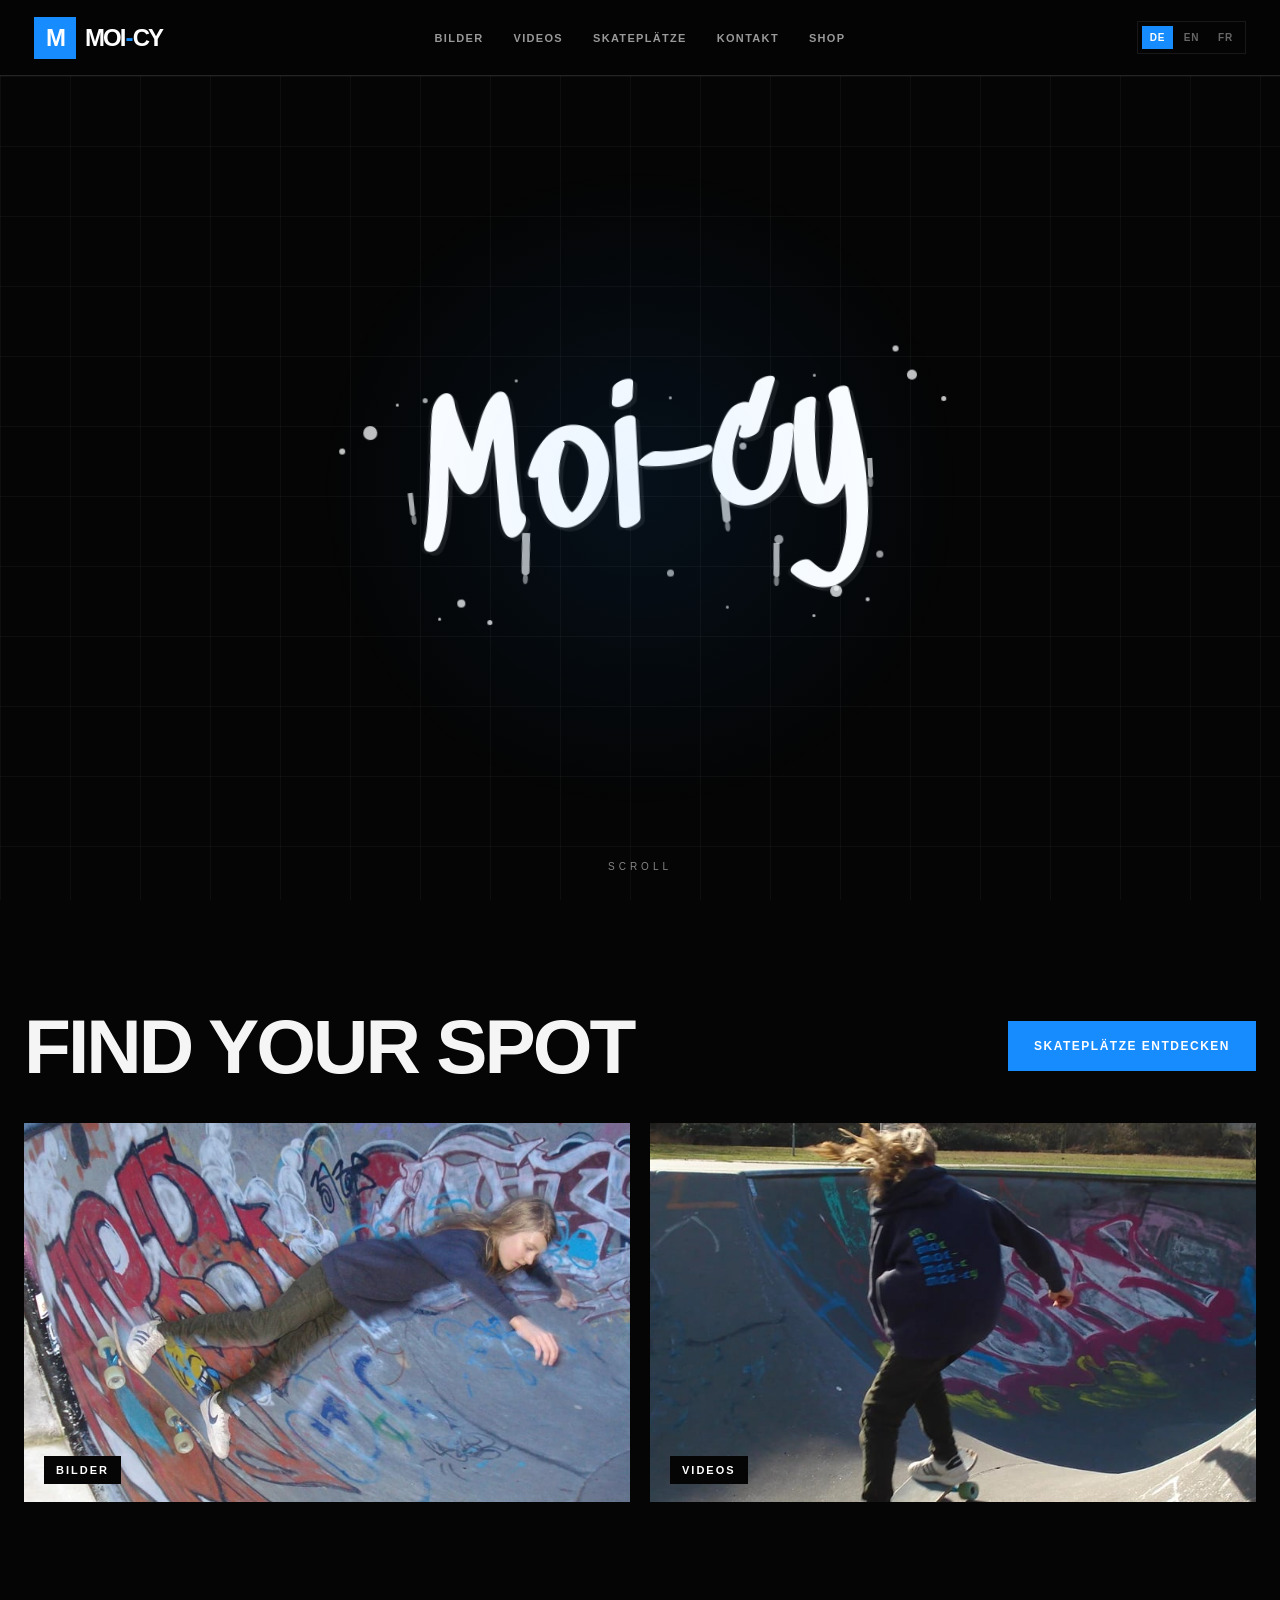
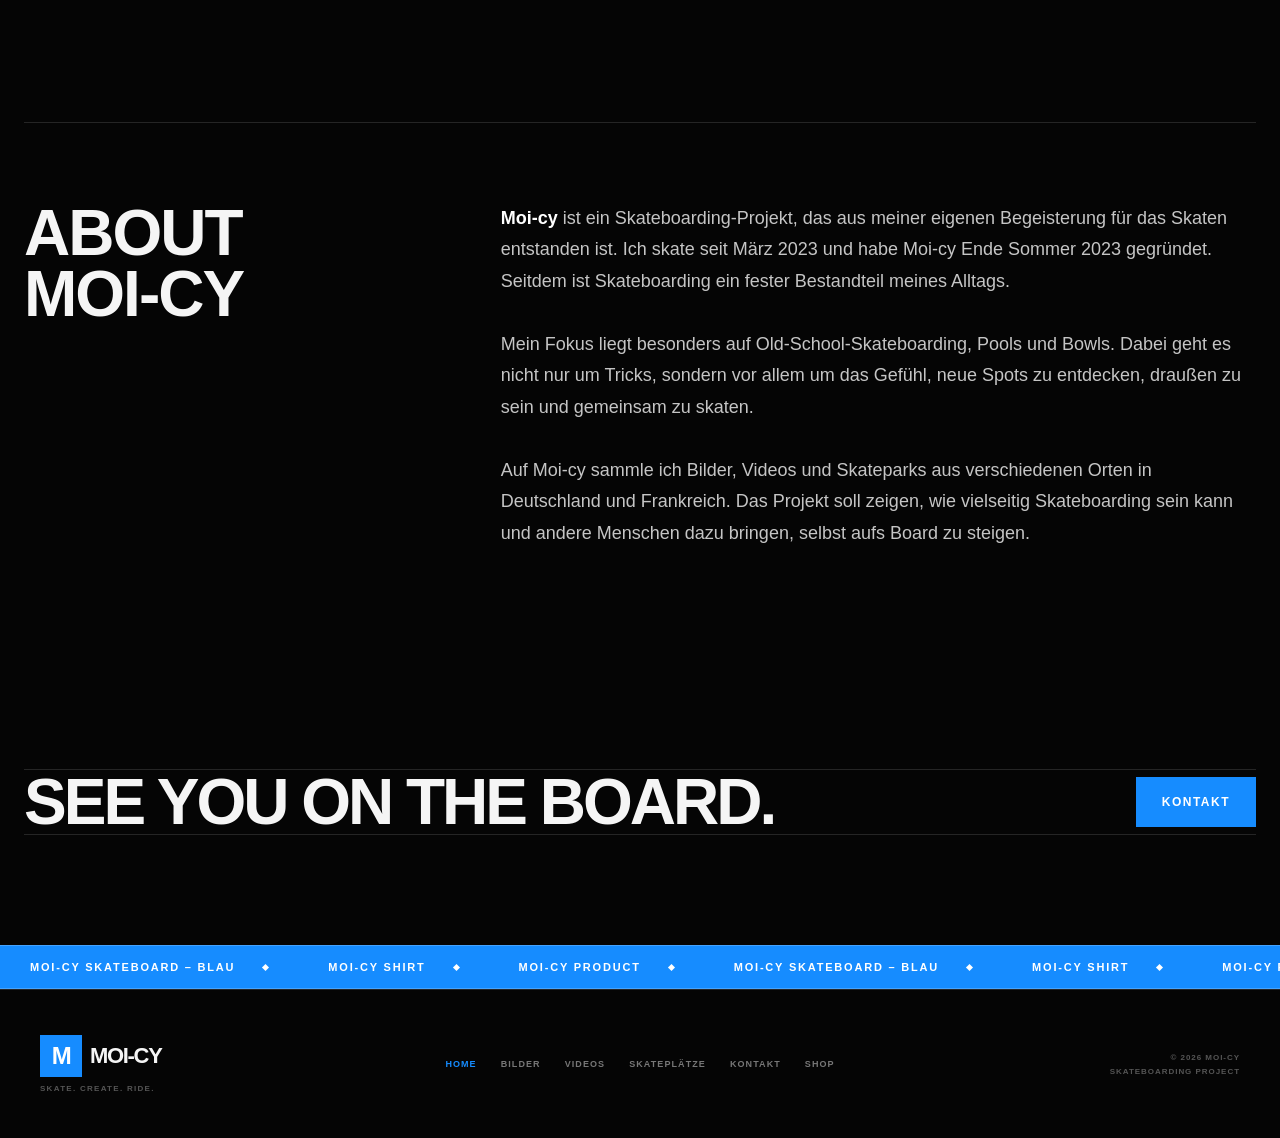
<file: index.html>
<!DOCTYPE html>
<html lang="de">
<head>
    <meta charset="UTF-8">
    <meta name="viewport" content="width=device-width, initial-scale=1.0">

    <title>Moi-cy – Skateboarding Project</title>
    <meta
        name="description"
        content="Moi-cy – Skateboarding, Skateparks, Bilder, Videos und mehr."
    >

    <link rel="stylesheet" href="style.css">

    <!-- Graffiti-Schrift -->
    <link rel="preconnect" href="https://fonts.googleapis.com">
    <link rel="preconnect" href="https://fonts.gstatic.com" crossorigin>
    <link
        href="https://fonts.googleapis.com/css2?family=Sedgwick+Ave+Display&display=swap"
        rel="stylesheet"
    >

    <style>
        /* =========================================
           MOI-CY HOMEPAGE
        ========================================= */

        .home-page {
            background: #050505;
            color: #f5f5f5;
        }

        /* =========================================
           HERO
        ========================================= */

        .home-hero {
            min-height: calc(100vh - 76px);
            display: flex;
            flex-direction: column;
            align-items: center;
            justify-content: center;
            position: relative;
            padding: 80px 24px 100px;
            text-align: center;
            overflow: hidden;
        }

        .home-logo-wrap {
            position: relative;
            display: inline-block;
            padding: 55px 80px 70px;
            animation: graffitiIn 1.4s ease-out both;
        }

        .home-logo {
            position: relative;
            z-index: 3;

            color: #ffffff;

            font-family:
                "Sedgwick Ave Display",
                "Brush Script MT",
                cursive;

            font-size: clamp(90px, 14vw, 190px);
            font-weight: 400;

            line-height: 0.9;
            letter-spacing: -4px;

            transform: rotate(-3deg);

            text-shadow:
                4px 4px 0 rgba(255,255,255,0.08),
                -3px 2px 0 rgba(255,255,255,0.05);

            user-select: none;
            white-space: nowrap;
        }

        /* =========================================
           FARBE / SPRITZER
        ========================================= */

        .paint-splash,
        .paint-splash::before,
        .paint-splash::after {
            position: absolute;
            display: block;
            content: "";
            pointer-events: none;
        }

        .paint-splash {
            z-index: 1;

            width: 14px;
            height: 14px;

            background: #ffffff;
            border-radius: 50%;

            opacity: 0.75;
        }

        .splash-1 {
            left: 5%;
            top: 27%;
            width: 14px;
            height: 14px;
        }

        .splash-1::before {
            width: 6px;
            height: 6px;

            background: #ffffff;
            border-radius: 50%;

            left: -25px;
            top: 21px;
        }

        .splash-1::after {
            width: 3px;
            height: 3px;

            background: #ffffff;
            border-radius: 50%;

            left: 34px;
            top: -21px;
        }

        .splash-2 {
            right: 4%;
            top: 17%;

            width: 10px;
            height: 10px;
        }

        .splash-2::before {
            width: 5px;
            height: 5px;

            background: #ffffff;
            border-radius: 50%;

            right: -28px;
            top: 28px;
        }

        .splash-2::after {
            width: 6px;
            height: 6px;

            background: #ffffff;
            border-radius: 50%;

            right: 17px;
            top: -25px;
        }

        .splash-3 {
            left: 19%;
            bottom: 8%;

            width: 8px;
            height: 8px;
        }

        .splash-3::before {
            width: 3px;
            height: 3px;

            background: #ffffff;
            border-radius: 50%;

            left: -20px;
            top: 17px;
        }

        .splash-3::after {
            width: 5px;
            height: 5px;

            background: #ffffff;
            border-radius: 50%;

            left: 29px;
            top: 22px;
        }

        .splash-4 {
            right: 18%;
            bottom: 5%;

            width: 12px;
            height: 12px;
        }

        .splash-4::before {
            width: 4px;
            height: 4px;

            background: #ffffff;
            border-radius: 50%;

            right: -27px;
            top: 14px;
        }

        .splash-4::after {
            width: 3px;
            height: 3px;

            background: #ffffff;
            border-radius: 50%;

            right: 28px;
            top: 28px;
        }

        .home-logo-wrap::before {
            content: "";
            position: absolute;

            width: 5px;
            height: 5px;

            background: #ffffff;
            border-radius: 50%;

            left: 15%;
            top: 18%;

            opacity: 0.65;

            box-shadow:
                38px 48px 0 1px #ffffff,
                92px -15px 0 -1px #ffffff,
                165px 72px 0 0 #ffffff,
                245px 10px 0 -1px #ffffff,
                315px 62px 0 1px #ffffff,
                390px -5px 0 -1px #ffffff;
        }

        .home-logo-wrap::after {
            content: "";
            position: absolute;

            width: 7px;
            height: 7px;

            background: #ffffff;
            border-radius: 50%;

            right: 11%;
            bottom: 18%;

            opacity: 0.6;

            box-shadow:
                -45px 32px 0 -1px #ffffff,
                -100px -20px 0 1px #ffffff,
                -155px 45px 0 -2px #ffffff,
                -210px 8px 0 0 #ffffff;
        }

        /* =========================================
           VERLAUFENE FARBTROPFEN
        ========================================= */

        .paint-drip {
            position: absolute;
            z-index: 2;

            width: 8px;
            height: 30px;

            background: #ffffff;

            border-radius:
                0 0 8px 8px;

            opacity: 0.68;

            pointer-events: none;
        }

        .paint-drip::after {
            content: "";
            position: absolute;

            left: 50%;
            bottom: -9px;

            width: 5px;
            height: 10px;

            transform: translateX(-50%);

            background: #ffffff;

            border-radius: 50%;

            opacity: 0.7;
        }

        .drip-1 {
            left: 30%;
            top: 67%;

            height: 42px;

            transform: rotate(4deg);
        }

        .drip-2 {
            left: 63%;
            top: 57%;

            height: 29px;

            transform: rotate(-3deg);
        }

        .drip-3 {
            right: 12%;
            top: 47%;

            width: 5px;
            height: 20px;
        }

        .drip-4 {
            left: 12%;
            top: 51%;

            width: 5px;
            height: 23px;

            transform: rotate(-4deg);
        }

        .drip-5 {
            right: 28%;
            bottom: 13%;

            width: 6px;
            height: 34px;

            transform: rotate(3deg);
        }

        /* =========================================
           LOGO ANIMATION
        ========================================= */

        @keyframes graffitiIn {

            0% {
                opacity: 0;

                transform:
                    translateY(22px)
                    rotate(-3deg)
                    scale(0.88);

                filter: blur(8px);
            }

            55% {
                opacity: 1;
                filter: blur(0);
            }

            100% {
                opacity: 1;

                transform:
                    translateY(0)
                    rotate(-3deg)
                    scale(1);
            }
        }

        .home-scroll {
            position: absolute;

            bottom: 28px;
            left: 50%;

            transform: translateX(-50%);

            font-size: 10px;
            letter-spacing: 4px;

            color: #858585;
        }

        /* =========================================
           HOME SECTIONS
        ========================================= */

        .home-section {
            width: min(1400px, calc(100% - 48px));
            margin: 0 auto;

            padding: 110px 0;
        }

        .home-heading-row {
            display: flex;

            align-items: center;
            justify-content: space-between;

            gap: 30px;

            margin-bottom: 40px;
        }

        .home-heading {
            margin: 0;

            font-size: clamp(38px, 6vw, 82px);
            line-height: 0.95;

            font-weight: 900;
            letter-spacing: -3px;
        }

        .home-button {
            display: inline-flex;

            align-items: center;
            justify-content: center;

            min-height: 50px;

            padding: 0 26px;

            background: #168cff;
            color: #ffffff;

            text-decoration: none;

            font-size: 12px;
            font-weight: 900;

            letter-spacing: 1.5px;

            transition:
                transform 0.2s ease,
                background 0.2s ease;

            white-space: nowrap;
        }

        .home-button:hover {
            background: #ffffff;
            color: #050505;

            transform: translateY(-3px);
        }

        /* =========================================
           BILDER
        ========================================= */

        .home-image-grid {
            display: grid;

            grid-template-columns:
                repeat(2, minmax(0, 1fr));

            gap: 20px;
        }

        .home-image-card {
            display: block;

            position: relative;

            overflow: hidden;

            background: #101010;

            text-decoration: none;
            color: #ffffff;
        }

        .home-image-card img {
            display: block;

            width: 100%;

            aspect-ratio: 16 / 10;

            object-fit: cover;

            transition:
                transform 0.5s ease;
        }

        .home-image-card:hover img {
            transform: scale(1.04);
        }

        .home-image-label {
            position: absolute;

            left: 20px;
            bottom: 18px;

            padding: 8px 12px;

            background: #050505;
            color: #ffffff;

            font-size: 11px;
            font-weight: 900;

            letter-spacing: 2px;
        }

        /* =========================================
           ABOUT
        ========================================= */

        .home-about {
            display: grid;

            grid-template-columns:
                minmax(200px, 0.7fr)
                minmax(0, 1.3fr);

            gap: 70px;

            border-top:
                1px solid rgba(255,255,255,0.13);

            padding-top: 80px;
        }

        .home-about-title {
            margin: 0;

            font-size: clamp(32px, 5vw, 68px);

            line-height: 0.95;

            font-weight: 900;

            letter-spacing: -2px;
        }

        .home-about-text {
            max-width: 760px;

            margin: 0;

            font-size: 18px;

            line-height: 1.75;

            color: #c5c5c5;
        }

        .home-about-text strong {
            color: #ffffff;
        }

        /* =========================================
           KONTAKT
        ========================================= */

        .home-contact {
            display: flex;

            align-items: center;
            justify-content: space-between;

            gap: 30px;

            border-top:
                1px solid rgba(255,255,255,0.13);

            border-bottom:
                1px solid rgba(255,255,255,0.13);
        }

        .home-contact-title {
            margin: 0;

            font-size: clamp(34px, 5vw, 72px);

            line-height: 1;

            font-weight: 900;

            letter-spacing: -3px;
        }

        /* =========================================
           PRODUKT-LAUFLEISTE
        ========================================= */

        .product-marquee {
            width: 100%;

            overflow: hidden;

            background: #168cff;

            border-top:
                1px solid rgba(255,255,255,0.2);

            border-bottom:
                1px solid rgba(255,255,255,0.2);
        }

        .product-marquee-track {
            display: flex;

            width: max-content;

            animation:
                productMarquee 24s linear infinite;
        }

        .product-marquee:hover
        .product-marquee-track {
            animation-play-state: paused;
        }

        .product-marquee-group {
            display: flex;

            align-items: center;

            flex-shrink: 0;
        }

        .product-marquee-item {
            display: inline-flex;

            align-items: center;

            gap: 28px;

            height: 42px;

            padding: 0 30px;

            color: #ffffff;

            text-decoration: none;

            font-size: 11px;

            font-weight: 900;

            letter-spacing: 1.8px;

            white-space: nowrap;
        }

        .product-marquee-dot {
            width: 5px;
            height: 5px;

            background: #ffffff;

            display: inline-block;

            transform: rotate(45deg);
        }

        @keyframes productMarquee {

            from {
                transform: translateX(0);
            }

            to {
                transform: translateX(-50%);
            }
        }

        /* =========================================
           RESPONSIVE
        ========================================= */

        @media (max-width: 900px) {

            .home-hero {
                min-height: calc(100vh - 68px);

                padding-top: 60px;
            }

            .home-logo-wrap {
                padding:
                    40px
                    45px
                    55px;
            }

            .home-logo {
                font-size:
                    clamp(76px, 17vw, 130px);

                letter-spacing: -2px;
            }

            .home-section {
                width:
                    min(
                        100% - 32px,
                        700px
                    );

                padding: 80px 0;
            }

            .home-heading-row {
                align-items: flex-start;

                flex-direction: column;

                gap: 22px;
            }

            .home-image-grid {
                grid-template-columns: 1fr;
            }

            .home-about {
                grid-template-columns: 1fr;

                gap: 30px;

                padding-top: 60px;
            }

            .home-contact {
                align-items: flex-start;

                flex-direction: column;

                padding-top: 70px;
                padding-bottom: 70px;
            }
        }

        @media (max-width: 600px) {

            .home-logo-wrap {
                padding:
                    30px
                    25px
                    45px;
            }

            .home-logo {
                font-size:
                    clamp(66px, 20vw, 105px);

                letter-spacing: -1px;
            }

            .home-section {
                width:
                    calc(100% - 28px);

                padding: 65px 0;
            }

            .home-heading {
                letter-spacing: -2px;
            }

            .home-about-text {
                font-size: 16px;

                line-height: 1.65;
            }

            .home-contact-title {
                letter-spacing: -2px;
            }

            .product-marquee-item {
                height: 38px;

                padding: 0 22px;

                font-size: 9px;
            }
        }
    </style>
</head>

<body class="home-page">

    <!-- Gemeinsamer Header -->
    <div id="site-header"></div>


    <main>

        <!-- =====================================
             HERO
        ====================================== -->

        <section class="home-hero">

            <div
                class="home-logo-wrap"
                aria-label="Moi-cy"
            >

                <!-- Sprenkel -->
                <span class="paint-splash splash-1"></span>
                <span class="paint-splash splash-2"></span>
                <span class="paint-splash splash-3"></span>
                <span class="paint-splash splash-4"></span>

                <!-- verlaufene Farbe -->
                <span class="paint-drip drip-1"></span>
                <span class="paint-drip drip-2"></span>
                <span class="paint-drip drip-3"></span>
                <span class="paint-drip drip-4"></span>
                <span class="paint-drip drip-5"></span>

                <!-- Graffiti-Schriftzug -->
                <div class="home-logo">
                    Moi-cy
                </div>

            </div>


            <div class="home-scroll">
                SCROLL
            </div>

        </section>


        <!-- =====================================
             FIND YOUR SPOT
        ====================================== -->

        <section class="home-section">

            <div class="home-heading-row">

                <h1 class="home-heading">
                    FIND YOUR SPOT
                </h1>

                <a
                    class="home-button"
                    href="skateplaetze.html"
                >
                    SKATEPLÄTZE ENTDECKEN
                </a>

            </div>


            <div class="home-image-grid">

                <a
                    class="home-image-card"
                    href="bilder.html"
                >

                    <img
                        src="bilder/homepage-1.jpg"
                        alt="Skateboarding in Karlsruhe"
                    >

                    <span class="home-image-label">
                        BILDER
                    </span>

                </a>


                <a
                    class="home-image-card"
                    href="videos.html"
                >

                    <img
                        src="bilder/homepage-2.jpg"
                        alt="Skateboarding"
                    >

                    <span class="home-image-label">
                        VIDEOS
                    </span>

                </a>

            </div>

        </section>


        <!-- =====================================
             ABOUT MOI-CY
        ====================================== -->

        <section class="home-section">

            <div class="home-about">

                <div>

                    <h2 class="home-about-title">
                        ABOUT<br>
                        MOI-CY
                    </h2>

                </div>


                <div>

                    <p class="home-about-text">

                        <strong>Moi-cy</strong> ist ein Skateboarding-Projekt,
                        das aus meiner eigenen Begeisterung für das Skaten entstanden ist.
                        Ich skate seit März 2023 und habe Moi-cy Ende Sommer 2023 gegründet.
                        Seitdem ist Skateboarding ein fester Bestandteil meines Alltags.

                        <br><br>

                        Mein Fokus liegt besonders auf Old-School-Skateboarding,
                        Pools und Bowls. Dabei geht es nicht nur um Tricks,
                        sondern vor allem um das Gefühl, neue Spots zu entdecken,
                        draußen zu sein und gemeinsam zu skaten.

                        <br><br>

                        Auf Moi-cy sammle ich Bilder, Videos und Skateparks
                        aus verschiedenen Orten in Deutschland und Frankreich.
                        Das Projekt soll zeigen, wie vielseitig Skateboarding sein kann
                        und andere Menschen dazu bringen, selbst aufs Board zu steigen.

                    </p>

                </div>

            </div>

        </section>


        <!-- =====================================
             KONTAKT
        ====================================== -->

        <section class="home-section">

            <div class="home-contact">

                <h2 class="home-contact-title">
                    SEE YOU ON THE BOARD.
                </h2>


                <a
                    class="home-button"
                    href="kontakt.html"
                >
                    KONTAKT
                </a>

            </div>

        </section>

    </main>


    <!-- =========================================
         SCHMALER PRODUKT-STREIFEN
    ========================================== -->

    <div class="product-marquee">

        <div class="product-marquee-track">


            <!-- Gruppe 1 -->

            <div class="product-marquee-group">

                <a
                    class="product-marquee-item"
                    href="https://www.zazzle.de/moi_cy_skateboard_blau-256723424227831306"
                    target="_blank"
                    rel="noopener noreferrer"
                >
                    MOI-CY SKATEBOARD – BLAU

                    <span class="product-marquee-dot"></span>
                </a>


                <a
                    class="product-marquee-item"
                    href="https://shop.teamshirts.de/moi-cy/product/475947/765"
                    target="_blank"
                    rel="noopener noreferrer"
                >
                    MOI-CY SHIRT

                    <span class="product-marquee-dot"></span>
                </a>


                <a
                    class="product-marquee-item"
                    href="https://shop.teamshirts.de/moi-cy/product/476639/263"
                    target="_blank"
                    rel="noopener noreferrer"
                >
                    MOI-CY PRODUCT

                    <span class="product-marquee-dot"></span>
                </a>

            </div>


            <!-- Gruppe 2 für nahtlosen Loop -->

            <div class="product-marquee-group">

                <a
                    class="product-marquee-item"
                    href="https://www.zazzle.de/moi_cy_skateboard_blau-256723424227831306"
                    target="_blank"
                    rel="noopener noreferrer"
                >
                    MOI-CY SKATEBOARD – BLAU

                    <span class="product-marquee-dot"></span>
                </a>


                <a
                    class="product-marquee-item"
                    href="https://shop.teamshirts.de/moi-cy/product/475947/765"
                    target="_blank"
                    rel="noopener noreferrer"
                >
                    MOI-CY SHIRT

                    <span class="product-marquee-dot"></span>
                </a>


                <a
                    class="product-marquee-item"
                    href="https://shop.teamshirts.de/moi-cy/product/476639/263"
                    target="_blank"
                    rel="noopener noreferrer"
                >
                    MOI-CY PRODUCT

                    <span class="product-marquee-dot"></span>
                </a>

            </div>

        </div>

    </div>


    <!-- Gemeinsamer Footer -->
    <div id="site-footer"></div>


    <!-- Gemeinsames JavaScript -->
    <script src="script.js"></script>

</body>
</html>
</file>
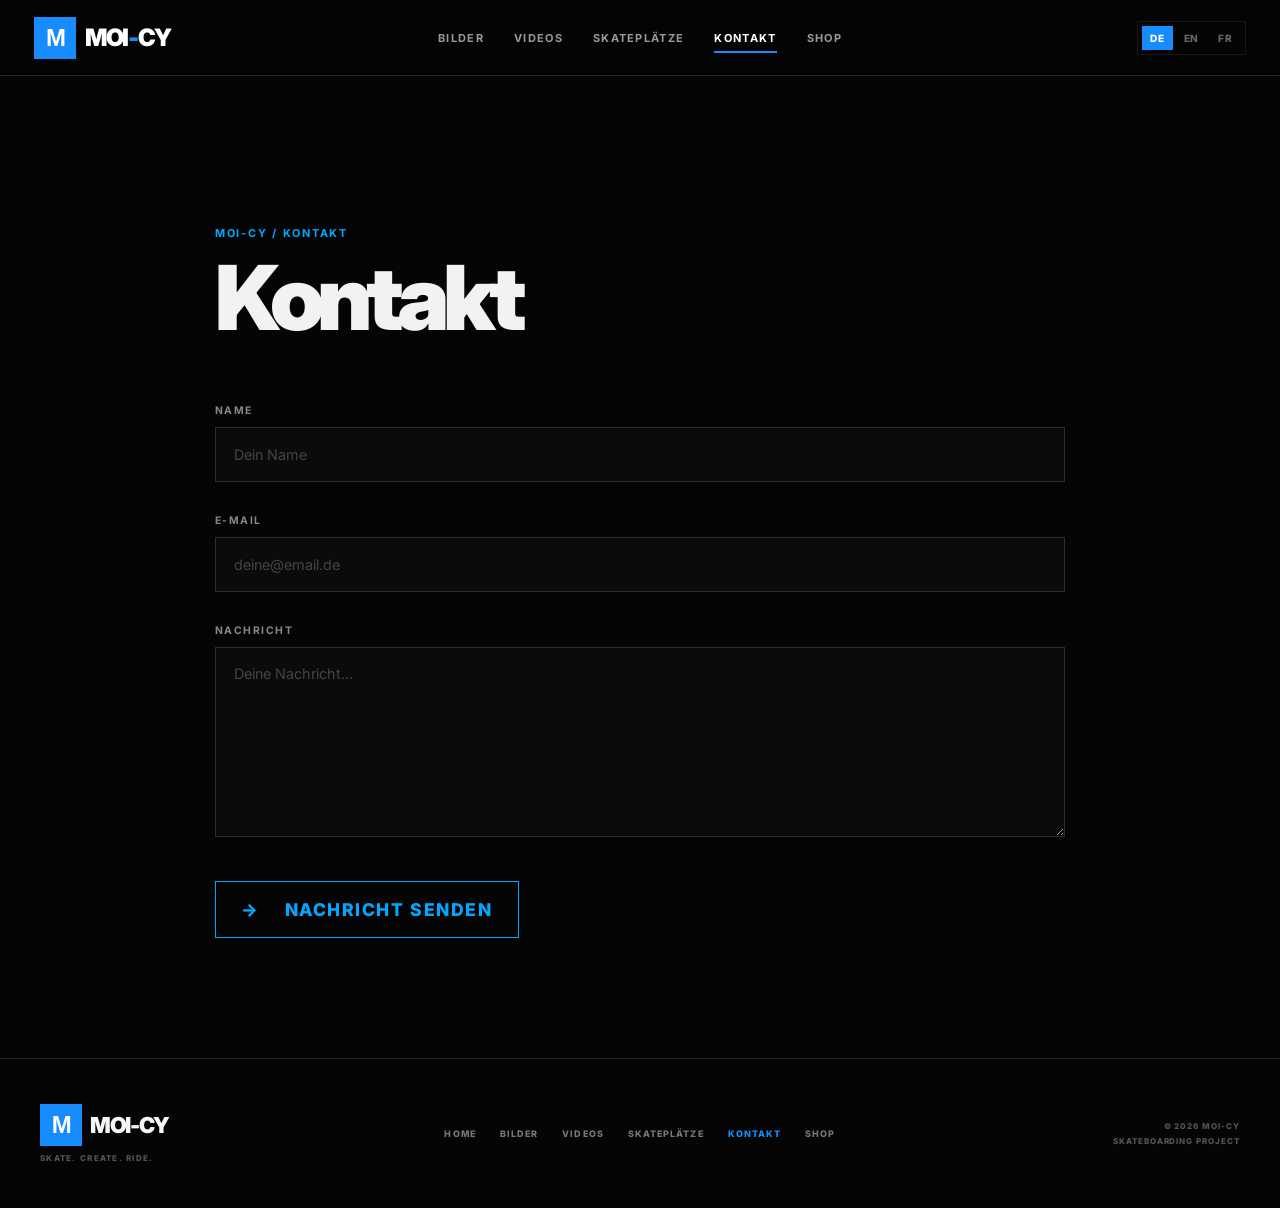
<file: kontakt.html>
<!DOCTYPE html>
<html lang="de">
<head>

  <meta charset="UTF-8">
  <meta name="viewport" content="width=device-width, initial-scale=1.0">

  <title
    data-i18n-title="contact_page_title"
  >
    Kontakt – Moi-cy
  </title>

  <meta
    name="description"
    content="Kontakt zu Moi-cy."
    data-i18n-description="contact_meta_description"
  >

  <link rel="preconnect" href="https://fonts.googleapis.com">
  <link rel="preconnect" href="https://fonts.gstatic.com" crossorigin>

  <link
    href="https://fonts.googleapis.com/css2?family=Inter:wght@400;500;600;700;800;900&family=Permanent+Marker&display=swap"
    rel="stylesheet"
  >

  <link rel="stylesheet" href="style.css?v=kontakt3">


  <style>

    /* =========================================
       KONTAKTSEITE
       MINIMAL × DARK STREET
    ========================================= */

    .contact-page {
      min-height: 100vh;

      padding:
        150px
        10vw
        120px;

      display: flex;
      justify-content: center;

      background: #050505;
    }


    .contact-wrapper {
      width: 100%;
      max-width: 850px;
    }


    /* =========================================
       KONTAKT ÜBERSCHRIFT
    ========================================= */

    .contact-page-heading {
      margin-bottom: 65px;
    }


    .contact-page-heading span {
      display: block;

      margin-bottom: 18px;

      color: #00a8ff;

      font-size: 0.68rem;
      font-weight: 700;

      letter-spacing: 0.16em;
    }


    .contact-page-heading h1 {
      margin: 0;

      color: #f2f2f2;

      font-size: clamp(3.5rem, 7vw, 6rem);

      line-height: 0.9;

      letter-spacing: -0.07em;

      font-weight: 900;
    }


    /* =========================================
       FORMULAR
    ========================================= */

    .contact-form {
      width: 100%;
    }


    .form-group {
      margin-bottom: 32px;
    }


    .form-group label {
      display: block;

      margin-bottom: 10px;

      color: #888;

      font-size: 0.65rem;
      font-weight: 700;

      letter-spacing: 0.14em;
    }


    .form-group input,
    .form-group textarea {
      width: 100%;

      padding: 17px 18px;

      border: 1px solid rgba(255, 255, 255, 0.14);

      outline: none;

      background: #0b0b0b;

      color: #f2f2f2;

      font-family: "Inter", sans-serif;

      font-size: 0.9rem;

      transition:
        border-color 0.25s ease,
        background 0.25s ease;
    }


    .form-group input {
      height: 55px;
    }


    .form-group textarea {
      min-height: 190px;

      resize: vertical;
    }


    .form-group input::placeholder,
    .form-group textarea::placeholder {
      color: #444;
    }


    .form-group input:focus,
    .form-group textarea:focus {
      border-color: #00a8ff;

      background: #080808;
    }


    /* =========================================
       ABSENDEN
    ========================================= */

    .contact-submit {
      display: inline-flex;

      align-items: center;
      justify-content: center;

      gap: 25px;

      margin-top: 8px;

      padding: 17px 25px;

      border: 1px solid #00a8ff;

      background: transparent;

      color: #f2f2f2;

      font-family: "Inter", sans-serif;

      font-size: 0.65rem;

      font-weight: 800;

      letter-spacing: 0.15em;

      cursor: pointer;

      transition:
        background 0.3s ease,
        color 0.3s ease,
        transform 0.3s ease;
    }


    .contact-submit span {
      color: #00a8ff;

      font-size: 1.1rem;

      transition:
        color 0.3s ease,
        transform 0.3s ease;
    }


    .contact-submit:hover {
      background: #00a8ff;

      color: #050505;

      transform: translateY(-2px);
    }


    .contact-submit:hover span {
      color: #050505;

      transform: translateX(5px);
    }


    /* =========================================
       SPRACHUMSCHALTER
    ========================================= */

    .language-switcher {
      display: flex;

      align-items: center;

      gap: 6px;

      margin-left: 20px;
    }


    .language-switcher button {
      padding: 6px 7px;

      border: 1px solid rgba(255,255,255,0.12);

      background: transparent;

      color: #777;

      font-family: "Inter", sans-serif;

      font-size: 0.6rem;

      font-weight: 800;

      letter-spacing: 0.08em;

      cursor: pointer;

      transition:
        color 0.2s ease,
        border-color 0.2s ease,
        background 0.2s ease;
    }


    .language-switcher button:hover {
      color: #f2f2f2;

      border-color: #00a8ff;
    }


    .language-switcher button.active {
      color: #050505;

      background: #00a8ff;

      border-color: #00a8ff;
    }


    /* =========================================
       MOBILE
    ========================================= */

    @media (max-width: 900px) {

      .language-switcher {
        margin-left: 12px;
      }

    }


    @media (max-width: 700px) {

      .contact-page {
        padding:
          125px
          6vw
          90px;
      }


      .contact-page-heading {
        margin-bottom: 50px;
      }


      .contact-page-heading h1 {
        font-size: clamp(3.2rem, 17vw, 5rem);
      }


      .form-group {
        margin-bottom: 25px;
      }


      .form-group input {
        height: 52px;
      }


      .form-group textarea {
        min-height: 160px;
      }


      .contact-submit {
        width: 100%;
      }


      .language-switcher {
        margin-left: 8px;

        gap: 3px;
      }


      .language-switcher button {
        padding: 5px 6px;

        font-size: 0.55rem;
      }

    }

  </style>

</head>


<body>


<!-- =========================================
     SHARED HEADER
========================================= -->

<div id="site-header"></div>



<!-- =========================================
     KONTAKT
========================================= -->

<main>

  <section class="contact-page">

    <div class="contact-wrapper">


      <!-- ÜBERSCHRIFT -->

      <div class="contact-page-heading">

        <span data-i18n="contact_label">
          MOI-CY / KONTAKT
        </span>

        <h1 data-i18n="contact_title">
          Kontakt
        </h1>

      </div>



      <!-- FORMULAR -->

      <form
        class="contact-form"
        action="https://formsubmit.co/mio@moi-cy.de"
        method="POST"
      >

        <input
          type="hidden"
          name="_subject"
          value="Neue Nachricht über Moi-cy"
          data-i18n-value="contact_subject"
        >

        <input
          type="hidden"
          name="_captcha"
          value="false"
        >


        <!-- NAME -->

        <div class="form-group">

          <label
            for="name"
            data-i18n="contact_name_label"
          >
            NAME
          </label>

          <input
            type="text"
            id="name"
            name="name"
            placeholder="Dein Name"
            data-i18n-placeholder="contact_name_placeholder"
            autocomplete="name"
            required
          >

        </div>


        <!-- E-MAIL -->

        <div class="form-group">

          <label
            for="email"
            data-i18n="contact_email_label"
          >
            E-MAIL
          </label>

          <input
            type="email"
            id="email"
            name="email"
            placeholder="deine@email.de"
            data-i18n-placeholder="contact_email_placeholder"
            autocomplete="email"
            required
          >

        </div>


        <!-- NACHRICHT -->

        <div class="form-group">

          <label
            for="message"
            data-i18n="contact_message_label"
          >
            NACHRICHT
          </label>

          <textarea
            id="message"
            name="message"
            placeholder="Deine Nachricht..."
            data-i18n-placeholder="contact_message_placeholder"
            required
          ></textarea>

        </div>


        <!-- ABSENDEN -->

        <button
          type="submit"
          class="contact-submit"
        >

          <span>
            →
          </span>

          <span data-i18n="contact_submit">
            NACHRICHT SENDEN
          </span>

        </button>

      </form>

    </div>

  </section>

</main>



<!-- =========================================
     SHARED FOOTER
========================================= -->

<div id="site-footer"></div>



<script src="script.js"></script>

</body>
</html>
</file>
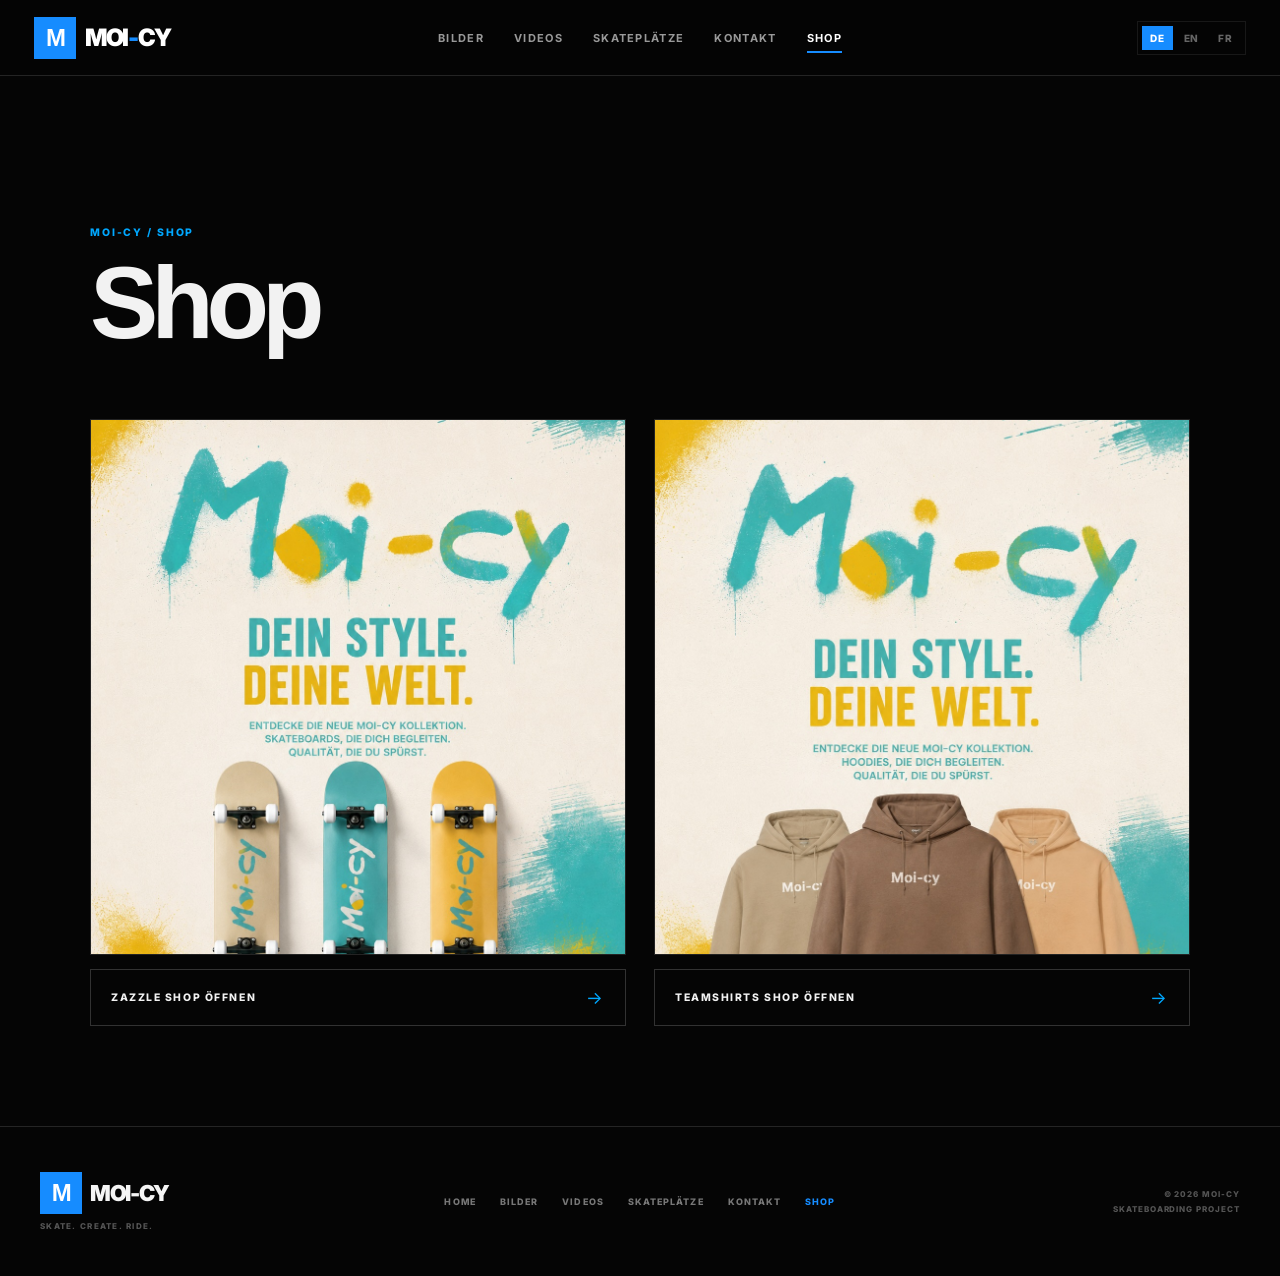
<file: shop.html>
<!DOCTYPE html>
<html lang="de">
<head>

  <meta charset="UTF-8">
  <meta name="viewport" content="width=device-width, initial-scale=1.0">

  <title
    data-i18n-title="shop_page_title"
  >
    Shop – Moi-cy
  </title>

  <meta
    name="description"
    content="Der Moi-cy Shop."
    data-i18n-description="shop_meta_description"
  >

  <link rel="preconnect" href="https://fonts.googleapis.com">
  <link rel="preconnect" href="https://fonts.gstatic.com" crossorigin>

  <link
    href="https://fonts.googleapis.com/css2?family=Inter:wght@400;500;600;700;800;900&family=Permanent+Marker&display=swap"
    rel="stylesheet"
  >

  <link rel="stylesheet" href="style.css?v=shop2">


  <style>

    /* =========================================
       MOI-CY SHOP
       SCHLICHT × DARK STREET
    ========================================= */

    .shop-page {
      min-height: 100vh;
      padding: 150px 7vw 100px;
      background: #050505;
    }


    .shop-header {
      max-width: 1100px;
      margin: 0 auto 70px;
    }


    .shop-label {
      display: block;
      margin-bottom: 18px;

      color: #00a8ff;

      font-size: 0.65rem;
      font-weight: 800;

      letter-spacing: 0.18em;
    }


    .shop-title {
      margin: 0;

      color: #f2f2f2;

      font-size: clamp(3.5rem, 8vw, 7rem);

      line-height: 0.9;

      letter-spacing: -0.07em;

      font-weight: 900;
    }


    /* =========================================
       SHOP GRID
    ========================================= */

    .shop-grid {
      max-width: 1100px;
      margin: 0 auto;

      display: grid;
      grid-template-columns: 1fr 1fr;

      gap: 28px;
    }


    .shop-item {
      min-width: 0;
    }


    /* =========================================
       SHOP BILD
    ========================================= */

    .shop-image-link {
      display: block;

      width: 100%;

      text-decoration: none;

      overflow: hidden;
    }


    .shop-image {
      width: 100%;

      aspect-ratio: 1 / 1;

      background: #0d0d0d;

      border: 1px solid rgba(255, 255, 255, 0.09);

      overflow: hidden;

      transition:
        border-color 0.3s ease,
        transform 0.3s ease;
    }


    .shop-image img {
      width: 100%;
      height: 100%;

      display: block;

      object-fit: cover;

      transition:
        transform 0.6s ease,
        filter 0.6s ease;
    }


    .shop-image-link:hover .shop-image {
      border-color: #00a8ff;

      transform: translateY(-3px);
    }


    .shop-image-link:hover .shop-image img {
      transform: scale(1.04);
    }


    /* =========================================
       SHOP BUTTON
    ========================================= */

    .shop-button {
      position: relative;

      display: flex;

      align-items: center;
      justify-content: space-between;

      width: 100%;

      margin-top: 14px;

      padding: 17px 20px;

      border: 1px solid rgba(255, 255, 255, 0.18);

      background: transparent;

      color: #f2f2f2;

      font-size: 0.65rem;

      font-weight: 800;

      letter-spacing: 0.15em;

      text-decoration: none;

      overflow: hidden;

      transition:
        color 0.3s ease,
        border-color 0.3s ease,
        transform 0.3s ease;

      box-sizing: border-box;
    }


    .shop-button::before {
      content: "";

      position: absolute;

      inset: 0;

      width: 0;

      background: #00a8ff;

      transition: width 0.35s ease;

      z-index: 0;
    }


    .shop-button span,
    .shop-button strong {
      position: relative;

      z-index: 2;
    }


    .shop-button strong {
      color: #00a8ff;

      font-size: 1.1rem;

      font-weight: 400;

      transition:
        color 0.3s ease,
        transform 0.3s ease;
    }


    .shop-button:hover {
      color: #050505;

      border-color: #00a8ff;

      transform: translateY(-3px);
    }


    .shop-button:hover::before {
      width: 100%;
    }


    .shop-button:hover strong {
      color: #050505;

      transform: translateX(6px);
    }


    /* =========================================
       SPRACHUMSCHALTER
    ========================================= */

    .language-switcher {
      display: flex;

      align-items: center;

      gap: 6px;

      margin-left: 20px;
    }


    .language-switcher button {
      padding: 6px 7px;

      border: 1px solid rgba(255,255,255,0.12);

      background: transparent;

      color: #777;

      font-family: "Inter", sans-serif;

      font-size: 0.6rem;

      font-weight: 800;

      letter-spacing: 0.08em;

      cursor: pointer;

      transition:
        color 0.2s ease,
        border-color 0.2s ease,
        background 0.2s ease;
    }


    .language-switcher button:hover {
      color: #f2f2f2;

      border-color: #00a8ff;
    }


    .language-switcher button.active {
      color: #050505;

      background: #00a8ff;

      border-color: #00a8ff;
    }


    /* =========================================
       MOBILE
    ========================================= */

    @media (max-width: 900px) {

      .language-switcher {
        margin-left: 12px;
      }

    }


    @media (max-width: 700px) {

      .shop-page {
        padding: 120px 6vw 70px;
      }


      .shop-header {
        margin-bottom: 45px;
      }


      .shop-title {
        font-size: clamp(3.5rem, 17vw, 6rem);
      }


      .shop-grid {
        grid-template-columns: 1fr;

        gap: 45px;
      }


      .shop-image {
        aspect-ratio: 1 / 1;
      }


      .shop-button {
        padding: 16px 18px;
      }


      .language-switcher {
        margin-left: 8px;

        gap: 3px;
      }


      .language-switcher button {
        padding: 5px 6px;

        font-size: 0.55rem;
      }

    }

  </style>

</head>


<body>


<!-- =========================================
     SHARED HEADER
========================================= -->

<div id="site-header"></div>



<!-- =========================================
     SHOP
========================================= -->

<main>

  <section class="shop-page">


    <!-- ÜBERSCHRIFT -->

    <div class="shop-header">

      <span
        class="shop-label"
        data-i18n="shop_label"
      >
        MOI-CY / SHOP
      </span>


      <h1
        class="shop-title"
        data-i18n="shop_title"
      >
        Shop
      </h1>

    </div>



    <!-- SHOP PRODUKTE -->

    <section class="shop-grid">


      <!-- =====================================
           LINKER SHOP
           ZAZZLE
      ====================================== -->

      <article class="shop-item">


        <!-- BILD IST KLICKBAR -->

        <a
          href="https://www.zazzle.de/store/moi_cy"
          class="shop-image-link"
          target="_blank"
          rel="noopener noreferrer"
          aria-label="Moi-cy Shop auf Zazzle öffnen"
          data-i18n-aria="zazzle_shop_open"
        >

          <div class="shop-image">

            <img
              src="./zazzle-1.jpg"
              alt="Moi-cy Shop auf Zazzle"
              data-i18n-alt="zazzle_shop_alt"
            >

          </div>

        </a>


        <!-- BUTTON IST KLICKBAR -->

        <a
          href="https://www.zazzle.de/store/moi_cy"
          class="shop-button"
          target="_blank"
          rel="noopener noreferrer"
        >

          <span data-i18n="zazzle_shop_button">
            ZUM ZAZZLE SHOP
          </span>

          <strong>
            →
          </strong>

        </a>

      </article>



      <!-- =====================================
           RECHTER SHOP
           TEAMSHIRTS
      ====================================== -->

      <article class="shop-item">


        <!-- BILD IST KLICKBAR -->

        <a
          href="https://shop.teamshirts.de/moi-cy"
          class="shop-image-link"
          target="_blank"
          rel="noopener noreferrer"
          aria-label="Moi-cy Shop auf TeamShirts öffnen"
          data-i18n-aria="teamshirts_shop_open"
        >

          <div class="shop-image">

            <img
              src="./teamshirt-1.jpg"
              alt="Moi-cy Shop auf TeamShirts"
              data-i18n-alt="teamshirts_shop_alt"
            >

          </div>

        </a>


        <!-- BUTTON IST KLICKBAR -->

        <a
          href="https://shop.teamshirts.de/moi-cy"
          class="shop-button"
          target="_blank"
          rel="noopener noreferrer"
        >

          <span data-i18n="teamshirts_shop_button">
            ZUM TEAMSHIRTS SHOP
          </span>

          <strong>
            →
          </strong>

        </a>

      </article>


    </section>

  </section>

</main>


<!-- =========================================
     SHARED FOOTER
========================================= -->

<div id="site-footer"></div>



<script
  type="module"
  src="script.js"
></script>


</body>
</html>
</file>
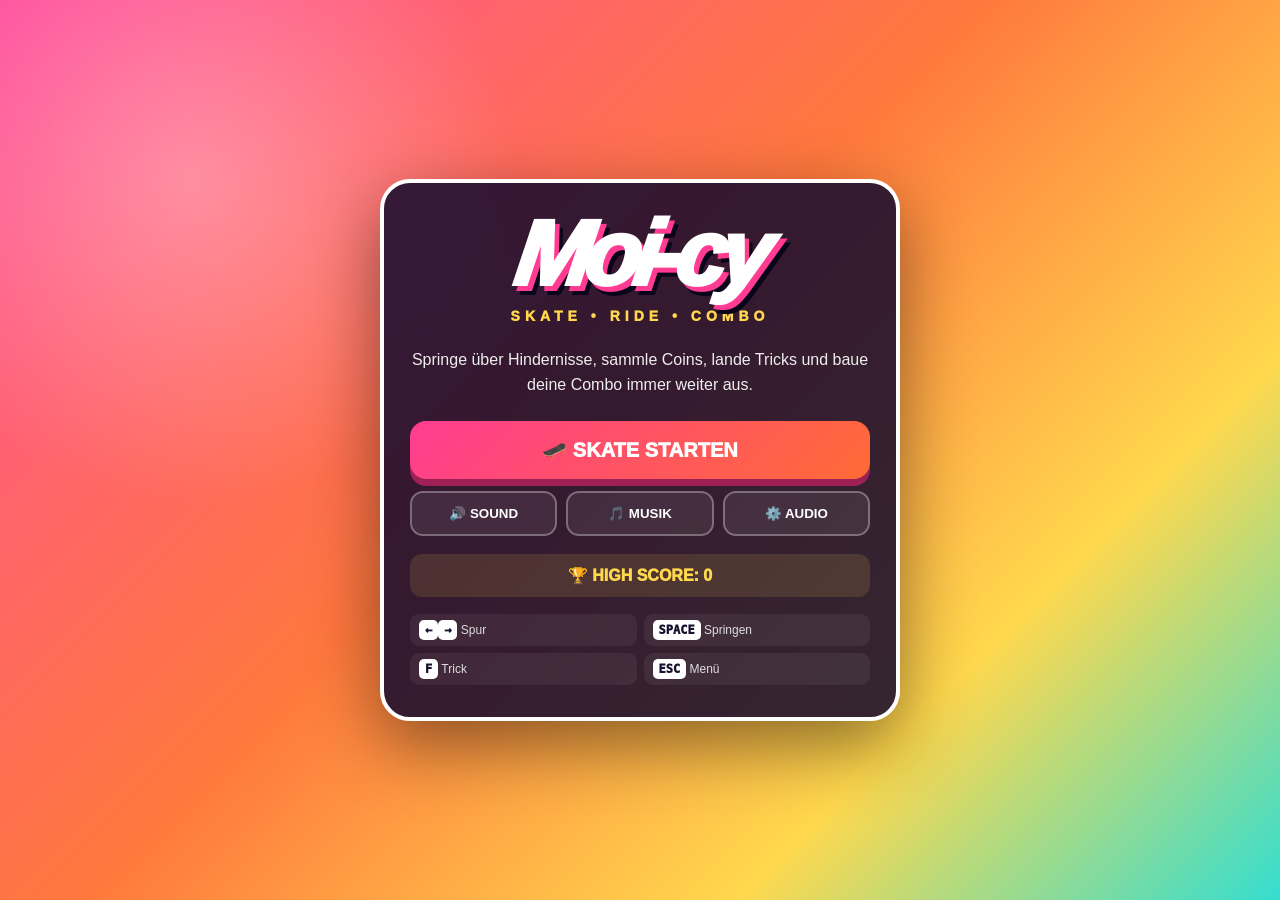
<file: spiel.html>
<!DOCTYPE html>
<html lang="de">
<head>
<meta charset="UTF-8">
<meta name="viewport" content="width=device-width,initial-scale=1.0">
<title>Moi-cy Skate</title>

<style>
*{
    box-sizing:border-box;
    margin:0;
    padding:0;
    -webkit-tap-highlight-color:transparent;
}

html,body{
    width:100%;
    height:100%;
    overflow:hidden;
    font-family:Arial,Helvetica,sans-serif;
    background:#111;
    color:#fff;
    user-select:none;
}

canvas{
    position:fixed;
    inset:0;
    width:100%;
    height:100%;
    display:block;
}

/* ================= MENU ================= */

.screen{
    position:fixed;
    inset:0;
    z-index:30;
    display:flex;
    align-items:center;
    justify-content:center;
    padding:20px;
    background:
        radial-gradient(circle at 15% 20%,rgba(255,255,255,.3),transparent 25%),
        linear-gradient(135deg,#ff4d9d,#ff783d 45%,#ffd84d 75%,#35ddd0);
    backdrop-filter:blur(8px);
}

.card{
    width:min(520px,94vw);
    padding:32px 26px;
    border:4px solid #fff;
    border-radius:30px;
    background:rgba(20,10,45,.86);
    box-shadow:0 25px 70px rgba(0,0,0,.45);
    text-align:center;
}

.logo{
    font-size:clamp(55px,14vw,92px);
    line-height:.85;
    font-weight:1000;
    font-style:italic;
    letter-spacing:-7px;
    transform:skew(-8deg);
    text-shadow:
        5px 5px 0 #ff3c91,
        9px 9px 0 #08051b;
}

.logoSub{
    margin-top:15px;
    color:#ffd84d;
    font-size:14px;
    font-weight:1000;
    letter-spacing:5px;
}

.description{
    margin:24px 0;
    color:#eee;
    line-height:1.55;
}

.bigBtn{
    width:100%;
    border:0;
    border-radius:16px;
    padding:17px;
    background:linear-gradient(135deg,#ff3c91,#ff6b35);
    color:#fff;
    font-size:20px;
    font-weight:1000;
    cursor:pointer;
    box-shadow:0 7px 0 #9e2055;
}

.bigBtn:active{
    transform:translateY(5px);
    box-shadow:0 2px 0 #9e2055;
}

.buttonRow{
    display:flex;
    gap:9px;
    margin-top:12px;
}

.smallBtn{
    flex:1;
    padding:13px 7px;
    border:2px solid rgba(255,255,255,.3);
    border-radius:13px;
    background:rgba(255,255,255,.08);
    color:#fff;
    font-weight:900;
    cursor:pointer;
}

.highscore{
    margin-top:18px;
    padding:12px;
    border-radius:12px;
    background:rgba(255,216,77,.12);
    color:#ffd84d;
    font-weight:1000;
}

.controls{
    margin-top:17px;
    display:grid;
    grid-template-columns:1fr 1fr;
    gap:7px;
    text-align:left;
    font-size:12px;
    color:#ddd;
}

.control{
    padding:9px;
    border-radius:9px;
    background:rgba(255,255,255,.06);
}

kbd{
    padding:3px 6px;
    border-radius:5px;
    background:#fff;
    color:#17122e;
    font-weight:1000;
}

/* ================= AUDIO ================= */

#settings{
    display:none;
    z-index:60;
    background:rgba(8,5,25,.78);
}

.settingsCard{
    width:min(440px,94vw);
    padding:28px;
    border:3px solid white;
    border-radius:25px;
    background:#19122e;
    box-shadow:0 25px 70px rgba(0,0,0,.5);
}

.settingsCard h2{
    margin-bottom:22px;
    font-size:30px;
}

.setting{
    margin-bottom:19px;
}

.settingTitle{
    display:flex;
    justify-content:space-between;
    margin-bottom:8px;
    font-weight:900;
}

input[type=range]{
    width:100%;
    accent-color:#ff3c91;
}

.toggleRow{
    display:flex;
    justify-content:space-between;
    align-items:center;
    padding:12px;
    margin-bottom:8px;
    border-radius:11px;
    background:rgba(255,255,255,.07);
    font-weight:900;
}

.toggle{
    width:52px;
    height:29px;
    padding:3px;
    border-radius:30px;
    background:#555;
    cursor:pointer;
}

.toggle:after{
    content:"";
    display:block;
    width:23px;
    height:23px;
    border-radius:50%;
    background:#fff;
    transition:.2s;
}

.toggle.active{
    background:#ff3c91;
}

.toggle.active:after{
    transform:translateX(23px);
}

.closeBtn{
    width:100%;
    margin-top:8px;
    padding:13px;
    border:0;
    border-radius:12px;
    background:#fff;
    color:#19122e;
    font-weight:1000;
    cursor:pointer;
}

/* ================= HUD ================= */

#hud{
    position:fixed;
    inset:0;
    z-index:10;
    pointer-events:none;
    display:none;
}

.hudTop{
    display:flex;
    justify-content:space-between;
    padding:14px;
}

.hudBox{
    min-width:92px;
    padding:8px 12px;
    border:2px solid rgba(255,255,255,.65);
    border-radius:13px;
    background:rgba(18,10,40,.65);
    backdrop-filter:blur(7px);
}

.hudLabel{
    font-size:9px;
    font-weight:1000;
    letter-spacing:2px;
    opacity:.7;
}

.hudValue{
    font-size:21px;
    font-weight:1000;
}

#pauseButton{
    position:fixed;
    top:14px;
    left:50%;
    transform:translateX(-50%);
    z-index:12;
    pointer-events:auto;
    width:46px;
    height:46px;
    border:2px solid rgba(255,255,255,.7);
    border-radius:13px;
    background:rgba(18,10,40,.7);
    color:#fff;
    font-size:19px;
    cursor:pointer;
}

#comboBox{
    position:fixed;
    top:95px;
    left:50%;
    transform:translateX(-50%) scale(.7);
    opacity:0;
    font-size:clamp(25px,7vw,55px);
    font-weight:1000;
    font-style:italic;
    color:#ffd84d;
    white-space:nowrap;
    text-shadow:
        3px 3px 0 #ff3c91,
        6px 6px 0 #17122e;
    transition:.2s;
}

#comboBox.show{
    opacity:1;
    transform:translateX(-50%) scale(1);
}

#trickPopup{
    position:fixed;
    top:165px;
    left:50%;
    transform:translateX(-50%);
    font-size:28px;
    font-weight:1000;
    opacity:0;
    pointer-events:none;
    text-shadow:3px 3px 0 #17122e;
}

#trickPopup.show{
    animation:trick .8s ease-out;
}

@keyframes trick{
    0%{
        opacity:0;
        transform:translateX(-50%) translateY(25px) scale(.5);
    }
    25%{
        opacity:1;
        transform:translateX(-50%) translateY(0) scale(1.2);
    }
    100%{
        opacity:0;
        transform:translateX(-50%) translateY(-45px) scale(1);
    }
}

/* ================= PAUSE ================= */

#pauseScreen{
    display:none;
    z-index:40;
}

.pauseCard{
    width:min(400px,92vw);
    padding:30px;
    border:3px solid white;
    border-radius:25px;
    background:#19122e;
    text-align:center;
}

.pauseCard h2{
    font-size:45px;
    font-style:italic;
    color:#ffd84d;
    margin-bottom:22px;
}

.pauseCard button{
    width:100%;
    margin-top:9px;
    padding:14px;
    border:0;
    border-radius:12px;
    font-weight:1000;
    cursor:pointer;
}

.resume{
    background:#ff3c91;
    color:#fff;
}

.restart{
    background:#ffd84d;
    color:#19122e;
}

.pauseMenu{
    background:#fff;
    color:#19122e;
}

/* ================= GAME OVER ================= */

#gameOver{
    display:none;
    z-index:50;
    background:rgba(10,5,25,.68);
}

.gameOverCard{
    width:min(430px,92vw);
    padding:30px;
    border:3px solid white;
    border-radius:25px;
    background:#19122e;
    text-align:center;
}

.gameOverCard h2{
    font-size:47px;
    color:#ff4d9d;
    font-style:italic;
}

.finalScore{
    margin:18px 0;
    font-size:30px;
    font-weight:1000;
}

.newRecord{
    display:none;
    margin-bottom:15px;
    color:#ffd84d;
    font-size:20px;
    font-weight:1000;
}

.gameOverCard button{
    width:100%;
    padding:14px;
    border:0;
    border-radius:12px;
    margin-top:8px;
    font-weight:1000;
    cursor:pointer;
}

.again{
    background:#ffd84d;
    color:#19122e;
}

.backMenu{
    background:#fff;
    color:#19122e;
}

/* ================= MOBILE ================= */

#mobileControls{
    position:fixed;
    bottom:15px;
    left:0;
    right:0;
    z-index:15;
    display:none;
    justify-content:space-between;
    padding:0 15px;
    pointer-events:none;
}

.mobileGroup{
    display:flex;
    gap:9px;
    pointer-events:auto;
}

.mobileBtn{
    width:60px;
    height:60px;
    border:2px solid rgba(255,255,255,.65);
    border-radius:17px;
    background:rgba(20,10,40,.7);
    color:#fff;
    font-size:24px;
    font-weight:1000;
    touch-action:manipulation;
}

.mobileBtn:active{
    transform:scale(.9);
    background:#ff3c91;
}

@media(max-width:800px){
    #mobileControls{
        display:flex;
    }

    .controls{
        display:none;
    }

    .hudTop{
        padding:8px;
    }

    .hudBox{
        min-width:74px;
        padding:6px 8px;
    }

    .hudValue{
        font-size:17px;
    }

    #pauseButton{
        top:8px;
    }
}
</style>
</head>

<body>

<canvas id="game"></canvas>

<!-- ================= START MENU ================= -->

<div id="menu" class="screen">
    <div class="card">

        <div class="logo">Moi-cy</div>
        <div class="logoSub">SKATE • RIDE • COMBO</div>

        <div class="description">
            Springe über Hindernisse, sammle Coins,
            lande Tricks und baue deine Combo immer weiter aus.
        </div>

        <button class="bigBtn" id="startBtn">
            🛹 SKATE STARTEN
        </button>

        <div class="buttonRow">
            <button class="smallBtn" id="soundBtn">🔊 SOUND</button>
            <button class="smallBtn" id="musicBtn">🎵 MUSIK</button>
            <button class="smallBtn" id="settingsBtn">⚙️ AUDIO</button>
        </div>

        <div class="highscore">
            🏆 HIGH SCORE:
            <span id="menuHighscore">0</span>
        </div>

        <div class="controls">
            <div class="control">
                <kbd>←</kbd><kbd>→</kbd> Spur
            </div>
            <div class="control">
                <kbd>SPACE</kbd> Springen
            </div>
            <div class="control">
                <kbd>F</kbd> Trick
            </div>
            <div class="control">
                <kbd>ESC</kbd> Menü
            </div>
        </div>

    </div>
</div>

<!-- ================= SETTINGS ================= -->

<div id="settings" class="screen">

    <div class="settingsCard">

        <h2>🔊 Audio</h2>

        <div class="setting">
            <div class="settingTitle">
                <span>Sound Effects</span>
                <span id="sfxValue">80%</span>
            </div>

            <input id="sfxVolume"
                   type="range"
                   min="0"
                   max="100">
        </div>

        <div class="setting">
            <div class="settingTitle">
                <span>Musik</span>
                <span id="musicValue">45%</span>
            </div>

            <input id="musicVolume"
                   type="range"
                   min="0"
                   max="100">
        </div>

        <div class="toggleRow">
            <span>🔊 Sound Effects</span>
            <div class="toggle" id="sfxToggle"></div>
        </div>

        <div class="toggleRow">
            <span>🎵 Hintergrundmusik</span>
            <div class="toggle" id="musicToggle"></div>
        </div>

        <button class="closeBtn" id="closeSettings">
            FERTIG
        </button>

    </div>
</div>

<!-- ================= HUD ================= -->

<div id="hud">

    <div class="hudTop">

        <div class="hudBox">
            <div class="hudLabel">SCORE</div>
            <div class="hudValue" id="score">0</div>
        </div>

        <div class="hudBox">
            <div class="hudLabel">COMBO</div>
            <div class="hudValue" id="combo">x1</div>
        </div>

        <div class="hudBox">
            <div class="hudLabel">DISTANCE</div>
            <div class="hudValue" id="distance">0m</div>
        </div>

    </div>

    <button id="pauseButton">☰</button>

    <div id="comboBox">COMBO x2</div>
    <div id="trickPopup">KICKFLIP!</div>

</div>

<!-- ================= PAUSE ================= -->

<div id="pauseScreen" class="screen">

    <div class="pauseCard">

        <h2>PAUSE</h2>

        <button class="resume" id="resumeBtn">
            ▶ WEITER
        </button>

        <button class="restart" id="pauseRestart">
            🔄 NEUSTART
        </button>

        <button class="pauseMenu" id="pauseMenu">
            🏠 HAUPTMENÜ
        </button>

        <button class="pauseMenu" id="pauseAudio">
            🔊 AUDIO
        </button>

    </div>
</div>

<!-- ================= GAME OVER ================= -->

<div id="gameOver" class="screen">

    <div class="gameOverCard">

        <h2>WIPEOUT!</h2>

        <div class="finalScore">
            SCORE<br>
            <span id="finalScore">0</span>
        </div>

        <div class="newRecord" id="newRecord">
            🏆 NEUER HIGH SCORE!
        </div>

        <button class="again" id="restartBtn">
            🛹 NOCHMAL
        </button>

        <button class="backMenu" id="gameOverMenu">
            🏠 HAUPTMENÜ
        </button>

    </div>
</div>

<!-- ================= MOBILE ================= -->

<div id="mobileControls">

    <div class="mobileGroup">
        <button class="mobileBtn" id="leftBtn">←</button>
        <button class="mobileBtn" id="rightBtn">→</button>
    </div>

    <div class="mobileGroup">
        <button class="mobileBtn" id="jumpBtn">↑</button>
        <button class="mobileBtn" id="trickBtn">★</button>
    </div>

</div>

<script>
/* =========================================================
   MOI-CY SKATE
========================================================= */

const canvas=document.getElementById("game");
const ctx=canvas.getContext("2d");

let W=innerWidth;
let H=innerHeight;

function resize(){
    W=innerWidth;
    H=innerHeight;

    const dpr=window.devicePixelRatio||1;

    canvas.width=W*dpr;
    canvas.height=H*dpr;

    canvas.style.width=W+"px";
    canvas.style.height=H+"px";

    ctx.setTransform(dpr,0,0,dpr,0,0);
}

resize();
addEventListener("resize",resize);

/* =========================================================
   HIGH SCORE
========================================================= */

let highscore=
    Number(localStorage.getItem("moiCyHighscore")||0);

document.getElementById("menuHighscore").textContent=
    highscore.toLocaleString("de-DE");

/* =========================================================
   AUDIO
========================================================= */

let audioCtx=null;
let masterGain=null;
let musicGain=null;
let sfxGain=null;
let audioStarted=false;
let musicTimer=null;
let musicStep=0;

let audioSettings={
    sfxVolume:Number(localStorage.getItem("moiCySfx")??80),
    musicVolume:Number(localStorage.getItem("moiCyMusic")??45),
    sfxEnabled:localStorage.getItem("moiCySfxEnabled")!=="false",
    musicEnabled:localStorage.getItem("moiCyMusicEnabled")!=="false"
};

function initAudio(){

    if(audioStarted){
        if(audioCtx.state==="suspended"){
            audioCtx.resume();
        }
        return;
    }

    audioCtx=new(
        window.AudioContext||
        window.webkitAudioContext
    )();

    masterGain=audioCtx.createGain();
    musicGain=audioCtx.createGain();
    sfxGain=audioCtx.createGain();

    musicGain.connect(masterGain);
    sfxGain.connect(masterGain);
    masterGain.connect(audioCtx.destination);

    audioStarted=true;

    updateAudioVolumes();
    startMusic();
}

function updateAudioVolumes(){

    if(!audioStarted)return;

    sfxGain.gain.value=
        audioSettings.sfxEnabled
        ? audioSettings.sfxVolume/100
        : 0;

    musicGain.gain.value=
        audioSettings.musicEnabled
        ? audioSettings.musicVolume/100
        : 0;
}

function tone(
    frequency,
    duration=.12,
    type="sine",
    volume=.12,
    destination=sfxGain,
    slideTo=null
){

    if(!audioStarted)return;

    const osc=audioCtx.createOscillator();
    const gain=audioCtx.createGain();

    osc.type=type;

    osc.frequency.setValueAtTime(
        frequency,
        audioCtx.currentTime
    );

    if(slideTo){
        osc.frequency.exponentialRampToValueAtTime(
            Math.max(20,slideTo),
            audioCtx.currentTime+duration
        );
    }

    gain.gain.setValueAtTime(
        .0001,
        audioCtx.currentTime
    );

    gain.gain.exponentialRampToValueAtTime(
        volume,
        audioCtx.currentTime+.01
    );

    gain.gain.exponentialRampToValueAtTime(
        .0001,
        audioCtx.currentTime+duration
    );

    osc.connect(gain);
    gain.connect(destination);

    osc.start();
    osc.stop(
        audioCtx.currentTime+duration+.02
    );
}

function noise(duration=.2,volume=.2){

    if(!audioStarted)return;

    const length=
        Math.floor(audioCtx.sampleRate*duration);

    const buffer=
        audioCtx.createBuffer(
            1,
            length,
            audioCtx.sampleRate
        );

    const data=buffer.getChannelData(0);

    for(let i=0;i<length;i++){
        data[i]=
            (Math.random()*2-1)*
            Math.pow(1-i/length,2);
    }

    const source=
        audioCtx.createBufferSource();

    const gain=
        audioCtx.createGain();

    source.buffer=buffer;
    gain.gain.value=volume;

    source.connect(gain);
    gain.connect(sfxGain);

    source.start();
}

function jumpSound(){
    tone(230,.08,"square",.12,sfxGain,450);

    setTimeout(()=>{
        tone(560,.1,"triangle",.08);
    },50);
}

function landSound(perfect){

    if(perfect){

        tone(500,.07,"triangle",.12);

        setTimeout(()=>{
            tone(750,.09,"triangle",.12);
        },65);

        setTimeout(()=>{
            tone(1000,.12,"triangle",.1);
        },130);

    }else{
        tone(130,.08,"square",.1,sfxGain,80);
    }
}

function coinSound(){

    tone(880,.07,"square",.1);

    setTimeout(()=>{
        tone(1320,.12,"square",.08);
    },60);
}

function trickSound(){

    tone(
        420,
        .08,
        "sawtooth",
        .08,
        sfxGain,
        800
    );

    setTimeout(()=>{
        tone(
            720,
            .1,
            "square",
            .09,
            sfxGain,
            1200
        );
    },55);
}

function comboSound(mult){

    const base=320+mult*55;

    tone(base,.09,"triangle",.09);

    setTimeout(()=>{
        tone(base*1.25,.09,"triangle",.09);
    },65);

    setTimeout(()=>{
        tone(base*1.5,.13,"triangle",.11);
    },130);
}

function crashSound(){

    noise(.35,.35);

    tone(
        100,
        .3,
        "sawtooth",
        .18,
        sfxGain,
        40
    );
}

function clickSound(){
    tone(520,.05,"square",.06);
}

function startSound(){

    tone(440,.08,"triangle",.08);

    setTimeout(()=>{
        tone(660,.08,"triangle",.09);
    },70);

    setTimeout(()=>{
        tone(880,.15,"triangle",.1);
    },140);
}

/* =========================================================
   MUSIC
========================================================= */

const melody=[
    261.63,329.63,392,523.25,
    392,329.63,293.66,392
];

const bass=[
    130.81,130.81,146.83,146.83,
    164.81,164.81,146.83,130.81
];

function musicTick(){

    if(!audioStarted||
       !audioSettings.musicEnabled)return;

    const m=
        melody[musicStep%melody.length];

    const b=
        bass[musicStep%bass.length];

    tone(
        m,
        .13,
        "triangle",
        .06,
        musicGain
    );

    if(musicStep%2===0){
        tone(
            b,
            .18,
            "sine",
            .04,
            musicGain
        );
    }

    musicStep++;
}

function startMusic(){

    if(musicTimer){
        clearInterval(musicTimer);
    }

    musicTimer=
        setInterval(musicTick,210);
}

/* =========================================================
   SETTINGS UI
========================================================= */

const settings=document.getElementById("settings");

const sfxVolume=document.getElementById("sfxVolume");
const musicVolume=document.getElementById("musicVolume");

const sfxValue=document.getElementById("sfxValue");
const musicValue=document.getElementById("musicValue");

const sfxToggle=document.getElementById("sfxToggle");
const musicToggle=document.getElementById("musicToggle");

function refreshAudioUI(){

    sfxVolume.value=audioSettings.sfxVolume;
    musicVolume.value=audioSettings.musicVolume;

    sfxValue.textContent=
        audioSettings.sfxVolume+"%";

    musicValue.textContent=
        audioSettings.musicVolume+"%";

    sfxToggle.classList.toggle(
        "active",
        audioSettings.sfxEnabled
    );

    musicToggle.classList.toggle(
        "active",
        audioSettings.musicEnabled
    );

    document.getElementById("soundBtn").textContent=
        audioSettings.sfxEnabled
        ?"🔊 SOUND"
        :"🔇 SOUND";

    document.getElementById("musicBtn").textContent=
        audioSettings.musicEnabled
        ?"🎵 MUSIK"
        :"🔇 MUSIK";
}

refreshAudioUI();

sfxVolume.oninput=()=>{
    audioSettings.sfxVolume=
        Number(sfxVolume.value);

    localStorage.setItem(
        "moiCySfx",
        audioSettings.sfxVolume
    );

    updateAudioVolumes();
    refreshAudioUI();
};

musicVolume.oninput=()=>{
    audioSettings.musicVolume=
        Number(musicVolume.value);

    localStorage.setItem(
        "moiCyMusic",
        audioSettings.musicVolume
    );

    updateAudioVolumes();
    refreshAudioUI();
};

sfxToggle.onclick=()=>{
    initAudio();

    audioSettings.sfxEnabled=
        !audioSettings.sfxEnabled;

    localStorage.setItem(
        "moiCySfxEnabled",
        audioSettings.sfxEnabled
    );

    updateAudioVolumes();
    refreshAudioUI();

    if(audioSettings.sfxEnabled)clickSound();
};

musicToggle.onclick=()=>{
    initAudio();

    audioSettings.musicEnabled=
        !audioSettings.musicEnabled;

    localStorage.setItem(
        "moiCyMusicEnabled",
        audioSettings.musicEnabled
    );

    updateAudioVolumes();
    refreshAudioUI();
};

/* =========================================================
   GAME STATE
========================================================= */

let running=false;
let paused=false;

let score=0;
let combo=1;
let distance=0;

let lane=1;
let targetLane=1;

let jumpHeight=0;
let jumpVelocity=0;
let grounded=true;

let trickTimer=0;
let trickRotation=0;

let speed=390;

let spawnTimer=.5;
let coinTimer=.8;

let shake=0;

let obstacles=[];
let coins=[];
let particles=[];

let lastTime=performance.now();

/* =========================================================
   PLAYER
========================================================= */

const player={
    width:48,
    height:74,
    wheelRotation:0
};

function groundY(){
    return H*.73;
}

function laneX(l){

    const roadWidth=
        Math.min(W*.8,850);

    const left=
        W/2-roadWidth/2;

    return left+
        roadWidth*((l+.5)/3);
}

function playerY(){
    return groundY()-
        jumpHeight-
        player.height;
}

/* =========================================================
   PARTICLES
========================================================= */

function makeParticles(
    x,
    y,
    amount=10,
    type="normal"
){

    for(let i=0;i<amount;i++){

        particles.push({
            x,
            y,
            vx:(Math.random()-.5)*
                (type==="burst"?500:250),
            vy:(Math.random()-.5)*
                (type==="burst"?500:250),
            life:.4+Math.random()*.6,
            maxLife:1,
            size:2+Math.random()*5,
            type
        });
    }
}

function updateParticles(dt){

    for(let i=particles.length-1;i>=0;i--){

        const p=particles[i];

        p.x+=p.vx*dt;
        p.y+=p.vy*dt;

        p.vy+=500*dt;
        p.life-=dt;

        if(p.life<=0){
            particles.splice(i,1);
        }
    }
}

function drawParticles(){

    for(const p of particles){

        ctx.globalAlpha=
            Math.max(0,p.life/p.maxLife);

        ctx.fillStyle=
            p.type==="burst"
            ?"rgba(255,216,77,.9)"
            :"rgba(255,255,255,.8)";

        ctx.fillRect(
            p.x,
            p.y,
            p.size,
            p.size
        );
    }

    ctx.globalAlpha=1;
}

/* =========================================================
   OBSTACLES
========================================================= */

const obstacleTypes=[
    "barrier",
    "rail",
    "cone",
    "ramp",
    "stairs",
    "box"
];

function spawnObstacle(){

    const type=
        obstacleTypes[
            Math.floor(
                Math.random()*
                obstacleTypes.length
            )
        ];

    obstacles.push({
        lane:Math.floor(Math.random()*3),
        y:-100,
        type,
        passed:false,
        width:type==="rail"?100:65,
        height:type==="ramp"?55:55
    });
}

function spawnCoin(){

    coins.push({
        lane:Math.floor(Math.random()*3),
        y:-35,
        spin:Math.random()*Math.PI*2,
        collected:false
    });
}

/* =========================================================
   COLLISION
========================================================= */

function rectsTouch(a,b){

    return(
        a.x<b.x+b.width&&
        a.x+a.width>b.x&&
        a.y<b.y+b.height&&
        a.y+a.height>b.y
    );
}

function playerRect(){

    return{
        x:laneX(Math.round(lane))-23,
        y:playerY(),
        width:46,
        height:72
    };
}

function obstacleRect(o){

    return{
        x:laneX(o.lane)-o.width/2,
        y:o.y,
        width:o.width,
        height:o.height
    };
}

/* =========================================================
   GAME ACTIONS
========================================================= */

function jump(){

    if(!running||paused)return;
    if(!grounded)return;

    grounded=false;
    jumpHeight=1;
    jumpVelocity=730;

    jumpSound();

    makeParticles(
        laneX(Math.round(lane)),
        groundY(),
        10
    );
}

function moveLeft(){

    if(!running||paused)return;

    targetLane=
        Math.max(0,targetLane-1);
}

function moveRight(){

    if(!running||paused)return;

    targetLane=
        Math.min(2,targetLane+1);
}

const tricks=[
    "KICKFLIP!",
    "HEELFLIP!",
    "360!",
    "POP SHUVIT!",
    "BIG AIR!",
    "INSANE!"
];

function doTrick(){

    if(!running||paused)return;
    if(jumpHeight<20)return;
    if(trickTimer>0)return;

    trickTimer=.55;
    trickRotation+=Math.PI*2;

    combo++;

    score+=250*combo;

    const trick=
        tricks[
            Math.floor(
                Math.random()*tricks.length
            )
        ];

    const popup=
        document.getElementById("trickPopup");

    popup.textContent=trick;
    popup.classList.remove("show");

    void popup.offsetWidth;

    popup.classList.add("show");

    trickSound();
    comboSound(combo);

    makeParticles(
        laneX(Math.round(lane)),
        playerY()+30,
        18,
        "burst"
    );

    updateHUD();
}

/* =========================================================
   RESET
========================================================= */

function resetGame(){

    score=0;
    combo=1;
    distance=0;

    lane=1;
    targetLane=1;

    jumpHeight=0;
    jumpVelocity=0;
    grounded=true;

    trickTimer=0;
    trickRotation=0;

    speed=390;

    spawnTimer=.6;
    coinTimer=.8;

    shake=0;

    obstacles=[];
    coins=[];
    particles=[];

    paused=false;

    updateHUD();
}

/* =========================================================
   START
========================================================= */

function startGame(){

    initAudio();
    resetGame();

    running=true;

    document.getElementById("menu").style.display="none";
    document.getElementById("pauseScreen").style.display="none";
    document.getElementById("gameOver").style.display="none";
    document.getElementById("hud").style.display="block";

    startSound();

    lastTime=performance.now();
}

/* =========================================================
   MAIN MENU
========================================================= */

function openMainMenu(){

    running=false;
    paused=false;

    document.getElementById("hud").style.display="none";
    document.getElementById("pauseScreen").style.display="none";
    document.getElementById("gameOver").style.display="none";
    document.getElementById("settings").style.display="none";

    document.getElementById("menu").style.display="flex";

    document.getElementById("menuHighscore").textContent=
        highscore.toLocaleString("de-DE");

    clickSound();
}

/* =========================================================
   PAUSE
========================================================= */

function pauseGame(){

    if(!running)return;

    paused=true;

    document.getElementById("pauseScreen")
        .style.display="flex";

    clickSound();
}

function resumeGame(){

    if(!running)return;

    paused=false;

    document.getElementById("pauseScreen")
        .style.display="none";

    lastTime=performance.now();

    clickSound();
}

/* =========================================================
   GAME OVER
========================================================= */

function gameOver(){

    if(!running)return;

    running=false;

    crashSound();

    shake=18;

    const final=
        Math.floor(score);

    const record=
        final>highscore;

    if(record){

        highscore=final;

        localStorage.setItem(
            "moiCyHighscore",
            highscore
        );
    }

    document.getElementById("finalScore")
        .textContent=
        final.toLocaleString("de-DE");

    document.getElementById("newRecord")
        .style.display=
        record?"block":"none";

    document.getElementById("gameOver")
        .style.display="flex";

    document.getElementById("hud")
        .style.display="none";
}

/* =========================================================
   UPDATE
========================================================= */

function update(dt){

    if(!running||paused){
        updateParticles(dt);
        return;
    }

    speed+=dt*5;

    distance+=speed*dt*.035;

    score+=dt*12*combo;

    lane+=
        (targetLane-lane)*
        Math.min(1,10*dt);

    player.wheelRotation+=
        speed*dt/25;

    /* jump */

    if(!grounded){

        jumpVelocity-=1750*dt;
        jumpHeight+=jumpVelocity*dt;

        if(jumpHeight<=0){

            jumpHeight=0;
            jumpVelocity=0;
            grounded=true;

            const perfect=combo>=3;

            landSound(perfect);

            if(perfect){
                makeParticles(
                    laneX(Math.round(lane)),
                    groundY(),
                    18,
                    "burst"
                );
            }
        }
    }

    if(trickTimer>0){
        trickTimer-=dt;
        trickRotation+=dt*20;
    }

    /* spawn */

    spawnTimer-=dt;

    if(spawnTimer<=0){

        spawnObstacle();

        spawnTimer=
            Math.max(
                .52,
                1.2-distance/1800
            )+
            Math.random()*.35;
    }

    coinTimer-=dt;

    if(coinTimer<=0){

        spawnCoin();

        coinTimer=
            .55+
            Math.random()*.8;
    }

    /* obstacles */

    for(let i=obstacles.length-1;i>=0;i--){

        const o=obstacles[i];

        o.y+=speed*dt;

        if(
            !o.passed&&
            o.y>groundY()-55
        ){

            o.passed=true;

            if(
                o.lane===Math.round(lane)
            ){

                const jumping=
                    jumpHeight>55;

                if(
                    o.type==="ramp"&&
                    jumping
                ){

                    score+=300*combo;
                    combo++;

                    comboSound(combo);

                    makeParticles(
                        laneX(o.lane),
                        o.y,
                        18,
                        "burst"
                    );

                }else if(
                    !jumping&&
                    o.type!=="ramp"
                ){

                    gameOver();
                    break;
                }
            }
        }

        if(o.y>H+150){
            obstacles.splice(i,1);
        }
    }

    /* coins */

    const p=playerRect();

    for(let i=coins.length-1;i>=0;i--){

        const c=coins[i];

        c.y+=speed*dt;
        c.spin+=dt*8;

        const r={
            x:laneX(c.lane)-18,
            y:c.y-18,
            width:36,
            height:36
        };

        if(
            !c.collected&&
            rectsTouch(p,r)
        ){

            c.collected=true;

            score+=100*combo;

            coinSound();

            makeParticles(
                laneX(c.lane),
                c.y,
                14,
                "burst"
            );
        }

        if(
            c.collected||
            c.y>H+80
        ){
            coins.splice(i,1);
        }
    }

    updateParticles(dt);

    if(shake>0){
        shake-=35*dt;
    }

    updateHUD();
}

/* =========================================================
   HUD
========================================================= */

function updateHUD(){

    document.getElementById("score")
        .textContent=
        Math.floor(score)
        .toLocaleString("de-DE");

    document.getElementById("combo")
        .textContent="x"+combo;

    document.getElementById("distance")
        .textContent=
        Math.floor(distance)+"m";

    const box=
        document.getElementById("comboBox");

    if(combo>=2){

        box.textContent=
            "COMBO x"+combo;

        box.classList.add("show");

    }else{
        box.classList.remove("show");
    }
}

/* =========================================================
   BACKGROUND
========================================================= */

function drawCloud(x,y,s){

    ctx.fillStyle="rgba(255,255,255,.35)";

    ctx.beginPath();

    ctx.arc(x,y,25*s,0,Math.PI*2);
    ctx.arc(x+28*s,y-10*s,32*s,0,Math.PI*2);
    ctx.arc(x+60*s,y,24*s,0,Math.PI*2);

    ctx.fill();
}

function drawBackground(){

    const gradient=
        ctx.createLinearGradient(
            0,0,0,H
        );

    gradient.addColorStop(0,"#ff5fa2");
    gradient.addColorStop(.42,"#ff9a55");
    gradient.addColorStop(.72,"#ffd84d");
    gradient.addColorStop(1,"#38ddd0");

    ctx.fillStyle=gradient;
    ctx.fillRect(0,0,W,H);

    /* sun */

    ctx.fillStyle="rgba(255,255,255,.6)";

    ctx.beginPath();

    ctx.arc(
        W*.8,
        H*.18,
        70,
        0,
        Math.PI*2
    );

    ctx.fill();

    drawCloud(W*.18,H*.18,1);
    drawCloud(W*.6,H*.26,.7);

    /* skyline */

    const skylineY=H*.56;

    for(
        let x=-20;
        x<W+50;
        x+=65
    ){

        const bh=
            40+
            Math.abs(Math.sin(x*.07))*130;

        ctx.fillStyle="rgba(45,30,80,.5)";

        ctx.fillRect(
            x,
            skylineY-bh,
            52,
            bh
        );

        ctx.fillStyle="rgba(255,255,255,.12)";

        for(
            let wy=skylineY-bh+12;
            wy<skylineY-10;
            wy+=18
        ){

            ctx.fillRect(
                x+9,wy,7,7
            );

            ctx.fillRect(
                x+27,wy,7,7
            );
        }
    }
}

/* =========================================================
   ROAD
========================================================= */

function drawRoad(){

    const roadWidth=
        Math.min(W*.82,900);

    const left=
        W/2-roadWidth/2;

    const roadY=H*.59;

    ctx.fillStyle="#27b7a8";

    ctx.fillRect(
        0,
        roadY,
        W,
        H-roadY
    );

    ctx.fillStyle="#362554";

    ctx.beginPath();

    ctx.moveTo(left,roadY);
    ctx.lineTo(left+55,H);
    ctx.lineTo(left+roadWidth-55,H);
    ctx.lineTo(left+roadWidth,roadY);

    ctx.closePath();
    ctx.fill();

    ctx.strokeStyle="#ff4d9d";
    ctx.lineWidth=7;

    ctx.beginPath();

    ctx.moveTo(left,roadY);
    ctx.lineTo(left+55,H);

    ctx.moveTo(left+roadWidth,roadY);
    ctx.lineTo(left+roadWidth-55,H);

    ctx.stroke();

    ctx.setLineDash([30,30]);

    ctx.strokeStyle="rgba(255,255,255,.25)";
    ctx.lineWidth=4;

    for(let i=1;i<3;i++){

        const x=
            left+
            roadWidth*i/3;

        ctx.beginPath();
        ctx.moveTo(x,roadY);
        ctx.lineTo(x,H);
        ctx.stroke();
    }

    ctx.setLineDash([]);
}

/* =========================================================
   OBSTACLES
========================================================= */

function drawObstacle(o){

    const x=laneX(o.lane);
    const y=o.y;

    ctx.save();

    if(o.type==="barrier"){

        ctx.fillStyle="#ff3c91";

        ctx.fillRect(
            x-35,y,70,25
        );

        ctx.fillStyle="#ffd84d";

        for(let i=0;i<3;i++){

            ctx.save();

            ctx.translate(
                x-25+i*25,
                y+12
            );

            ctx.rotate(-.45);

            ctx.fillRect(
                -4,-13,8,26
            );

            ctx.restore();
        }

        ctx.fillStyle="#222";

        ctx.fillRect(
            x-30,y+25,8,28
        );

        ctx.fillRect(
            x+22,y+25,8,28
        );
    }

    else if(o.type==="rail"){

        ctx.strokeStyle="#d7e8ff";
        ctx.lineWidth=7;

        ctx.beginPath();

        ctx.moveTo(x-48,y+35);
        ctx.lineTo(x+48,y+35);

        ctx.stroke();

        ctx.lineWidth=5;

        ctx.beginPath();

        ctx.moveTo(x-35,y+35);
        ctx.lineTo(x-25,y+55);

        ctx.moveTo(x+35,y+35);
        ctx.lineTo(x+25,y+55);

        ctx.stroke();
    }

    else if(o.type==="cone"){

        ctx.fillStyle="#ff6b35";

        ctx.beginPath();

        ctx.moveTo(x,y);
        ctx.lineTo(x-28,y+55);
        ctx.lineTo(x+28,y+55);

        ctx.closePath();
        ctx.fill();

        ctx.fillStyle="#fff";

        ctx.fillRect(
            x-16,y+30,32,7
        );
    }

    else if(o.type==="ramp"){

        ctx.fillStyle="#ff3c91";

        ctx.beginPath();

        ctx.moveTo(x-45,y+55);
        ctx.lineTo(x+45,y+55);
        ctx.lineTo(x+45,y+35);

        ctx.quadraticCurveTo(
            x+25,y,
            x-45,y+55
        );

        ctx.closePath();
        ctx.fill();

        ctx.strokeStyle="#ffd84d";
        ctx.lineWidth=4;
        ctx.stroke();
    }

    else if(o.type==="stairs"){

        ctx.fillStyle="#ff9b3d";

        for(let i=0;i<4;i++){

            ctx.fillRect(
                x-38+i*10,
                y+15+i*10,
                20+i*8,
                40-i*8
            );
        }
    }

    else{

        ctx.fillStyle="#653b91";

        ctx.fillRect(
            x-35,y+10,70,45
        );

        ctx.fillStyle="#ffd84d";

        ctx.fillRect(
            x-30,y+15,60,6
        );
    }

    ctx.restore();
}

/* =========================================================
   COINS
========================================================= */

function drawCoin(c){

    const x=laneX(c.lane);
    const y=c.y;

    const width=
        Math.abs(Math.cos(c.spin))*16+4;

    ctx.save();

    ctx.fillStyle="#ffd84d";

    ctx.beginPath();

    ctx.ellipse(
        x,y,width,20,
        0,0,Math.PI*2
    );

    ctx.fill();

    ctx.strokeStyle="#fff4a0";
    ctx.lineWidth=3;
    ctx.stroke();

    ctx.fillStyle="#ff9d25";
    ctx.font="bold 17px Arial";
    ctx.textAlign="center";

    ctx.fillText("$",x,y+6);

    ctx.restore();
}

/* =========================================================
   PLAYER
========================================================= */

function drawPlayer(){

    const x=laneX(Math.round(lane));
    const y=playerY();

    ctx.save();

    /* shadow */

    if(grounded){

        ctx.globalAlpha=.2;
        ctx.fillStyle="#111";

        ctx.beginPath();

        ctx.ellipse(
            x,
            groundY()+5,
            35,
            8,
            0,
            0,
            Math.PI*2
        );

        ctx.fill();

        ctx.globalAlpha=1;
    }

    ctx.translate(
        x,
        y+player.height/2
    );

    let tilt=
        (targetLane-lane)*.35;

    if(!grounded){
        tilt+=
            Math.sin(
                performance.now()/100
            )*.05;
    }

    ctx.rotate(tilt);

    /* board */

    ctx.strokeStyle="#ff3c91";
    ctx.lineWidth=8;
    ctx.lineCap="round";

    ctx.beginPath();

    ctx.moveTo(-27,27);

    ctx.quadraticCurveTo(
        0,34,27,27
    );

    ctx.stroke();

    /* wheels */

    ctx.fillStyle="#111";

    ctx.beginPath();

    ctx.arc(-18,35,6,0,Math.PI*2);
    ctx.arc(18,35,6,0,Math.PI*2);

    ctx.fill();

    /* legs */

    ctx.strokeStyle="#17122e";
    ctx.lineWidth=8;

    ctx.beginPath();

    ctx.moveTo(-5,5);
    ctx.lineTo(-14,27);

    ctx.moveTo(7,5);
    ctx.lineTo(15,27);

    ctx.stroke();

    /* body */

    ctx.fillStyle="#37e0d0";

    ctx.fillRect(
        -13,-25,26,34
    );

    /* arms */

    ctx.strokeStyle="#ffcfad";
    ctx.lineWidth=7;

    ctx.beginPath();

    ctx.moveTo(-10,-18);
    ctx.lineTo(-28,-3);

    ctx.moveTo(10,-18);
    ctx.lineTo(27,-5);

    ctx.stroke();

    /* head */

    ctx.fillStyle="#ffcfad";

    ctx.beginPath();

    ctx.arc(
        0,-39,14,
        0,Math.PI*2
    );

    ctx.fill();

    /* hair */

    ctx.fillStyle="#17122e";

    ctx.beginPath();

    ctx.arc(
        0,-44,14,
        Math.PI,
        Math.PI*2
    );

    ctx.fill();

    /* cap */

    ctx.fillStyle="#ff3c91";

    ctx.beginPath();

    ctx.arc(
        2,-48,13,
        Math.PI,
        Math.PI*2
    );

    ctx.fill();

    ctx.fillRect(
        1,-48,19,5
    );

    /* spinning board */

    if(trickTimer>0){

        ctx.save();

        ctx.rotate(trickRotation);

        ctx.strokeStyle="#ffd84d";
        ctx.lineWidth=5;

        ctx.beginPath();

        ctx.moveTo(-30,25);
        ctx.lineTo(30,25);

        ctx.stroke();

        ctx.restore();
    }

    ctx.restore();
}

/* =========================================================
   DRAW
========================================================= */

function draw(){

    ctx.save();

    if(shake>0){

        ctx.translate(
            (Math.random()-.5)*shake,
            (Math.random()-.5)*shake
        );
    }

    ctx.clearRect(0,0,W,H);

    drawBackground();
    drawRoad();

    for(const c of coins){
        drawCoin(c);
    }

    for(const o of obstacles){
        drawObstacle(o);
    }

    drawPlayer();
    drawParticles();

    ctx.restore();
}

/* =========================================================
   LOOP
========================================================= */

function loop(time){

    const dt=
        Math.min(
            .035,
            (time-lastTime)/1000||0
        );

    lastTime=time;

    update(dt);
    draw();

    requestAnimationFrame(loop);
}

requestAnimationFrame(loop);

/* =========================================================
   KEYBOARD
========================================================= */

document.addEventListener("keydown",e=>{

    if(e.code==="Escape"){

        e.preventDefault();

        if(settings.style.display==="flex"){

            settings.style.display="none";

            if(running&&!paused){
                resumeGame();
            }

            return;
        }

        if(document.getElementById("gameOver").style.display==="flex"){
            return;
        }

        if(running){

            if(paused){
                resumeGame();
            }else{
                pauseGame();
            }

        }else{

            if(document.getElementById("menu").style.display==="none"){
                openMainMenu();
            }
        }

        return;
    }

    if(e.code==="Space"||e.code==="ArrowUp"){

        e.preventDefault();

        initAudio();
        jump();
    }

    if(e.code==="ArrowLeft"||e.code==="KeyA"){

        e.preventDefault();

        initAudio();
        moveLeft();
    }

    if(e.code==="ArrowRight"||e.code==="KeyD"){

        e.preventDefault();

        initAudio();
        moveRight();
    }

    if(e.code==="KeyF"){

        e.preventDefault();

        initAudio();
        doTrick();
    }

    if(e.code==="KeyR"){

        e.preventDefault();

        if(running){
            startGame();
        }else{
            startGame();
        }
    }
});

/* =========================================================
   MENU BUTTONS
========================================================= */

document.getElementById("startBtn").onclick=()=>{
    startGame();
};

document.getElementById("restartBtn").onclick=()=>{
    startGame();
};

document.getElementById("gameOverMenu").onclick=()=>{
    openMainMenu();
};

document.getElementById("pauseButton").onclick=()=>{
    pauseGame();
};

document.getElementById("resumeBtn").onclick=()=>{
    resumeGame();
};

document.getElementById("pauseRestart").onclick=()=>{
    startGame();
};

document.getElementById("pauseMenu").onclick=()=>{
    openMainMenu();
};

document.getElementById("pauseAudio").onclick=()=>{

    settings.style.display="flex";
    clickSound();
};

document.getElementById("settingsBtn").onclick=()=>{

    initAudio();

    settings.style.display="flex";
    clickSound();
};

document.getElementById("closeSettings").onclick=()=>{

    settings.style.display="none";
    clickSound();
};

document.getElementById("soundBtn").onclick=()=>{

    initAudio();

    audioSettings.sfxEnabled=
        !audioSettings.sfxEnabled;

    localStorage.setItem(
        "moiCySfxEnabled",
        audioSettings.sfxEnabled
    );

    updateAudioVolumes();
    refreshAudioUI();

    if(audioSettings.sfxEnabled){
        clickSound();
    }
};

document.getElementById("musicBtn").onclick=()=>{

    initAudio();

    audioSettings.musicEnabled=
        !audioSettings.musicEnabled;

    localStorage.setItem(
        "moiCyMusicEnabled",
        audioSettings.musicEnabled
    );

    updateAudioVolumes();
    refreshAudioUI();
};

/* =========================================================
   MOBILE
========================================================= */

function mobileAction(id,action){

    const el=document.getElementById(id);

    el.addEventListener(
        "pointerdown",
        e=>{
            e.preventDefault();
            initAudio();
            action();
        }
    );
}

mobileAction("leftBtn",moveLeft);
mobileAction("rightBtn",moveRight);
mobileAction("jumpBtn",jump);
mobileAction("trickBtn",doTrick);

/* =========================================================
   AUDIO UNLOCK
========================================================= */

document.addEventListener(
    "pointerdown",
    ()=>{
        if(!audioStarted){
            initAudio();
        }
    },
    {once:true}
);

/* =========================================================
   INITIAL UI
========================================================= */

refreshAudioUI();
updateHUD();

</script>
</body>
</html>
</file>
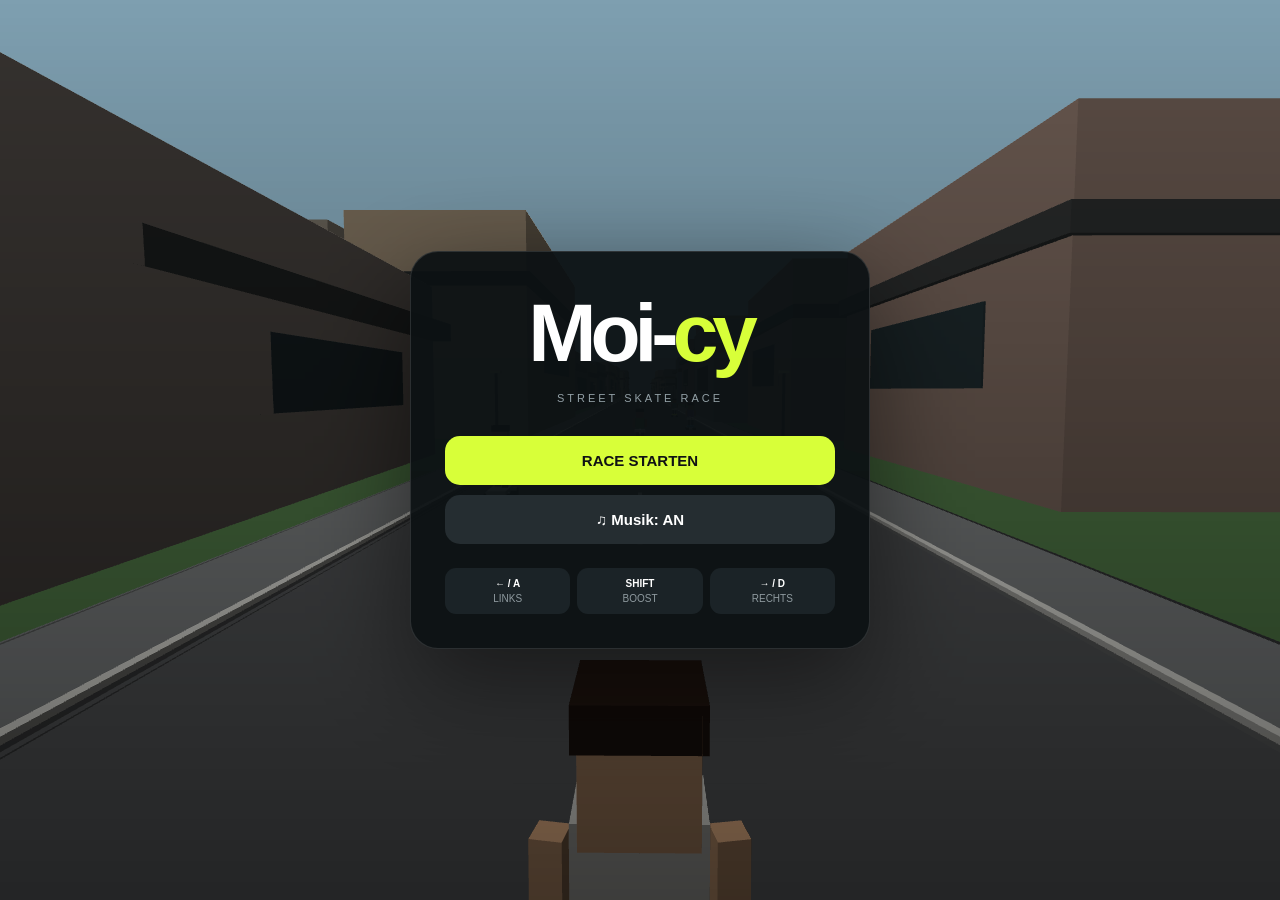
<file: spiel2.html>
<!DOCTYPE html>
<html lang="de">
<head>
<meta charset="UTF-8">
<meta name="viewport" content="width=device-width,initial-scale=1,maximum-scale=1,user-scalable=no">
<title>Moi-cy — Street Skate Race</title>

<style>
*{
  box-sizing:border-box;
  -webkit-tap-highlight-color:transparent;
}

html,body{
  margin:0;
  width:100%;
  height:100%;
  overflow:hidden;
  background:#87aebf;
  font-family:Arial,Helvetica,sans-serif;
  user-select:none;
}

canvas{
  position:fixed;
  inset:0;
  width:100%;
  height:100%;
  display:block;
}

#loading,
#menu,
#finish{
  position:fixed;
  inset:0;
  z-index:30;
}

#loading{
  display:flex;
  align-items:center;
  justify-content:center;
  flex-direction:column;
  background:#0a0f12;
  color:white;
  transition:opacity .35s;
}

.logo{
  font-size:clamp(58px,13vw,92px);
  font-weight:900;
  letter-spacing:-6px;
}

.logo span{
  color:#d8ff39;
}

#loading p{
  color:#829097;
  font-size:13px;
  margin:18px 0;
}

.loader{
  width:210px;
  height:5px;
  background:#20282c;
  border-radius:20px;
  overflow:hidden;
}

.loader div{
  width:50%;
  height:100%;
  background:#d8ff39;
  animation:load 1s infinite ease-in-out;
}

@keyframes load{
  from{transform:translateX(-120%)}
  to{transform:translateX(320%)}
}

#menu{
  display:flex;
  justify-content:center;
  align-items:center;
  background:linear-gradient(
    rgba(0,0,0,.05),
    rgba(0,0,0,.55)
  );
}

.card{
  width:min(460px,92vw);
  padding:34px;
  background:rgba(12,17,20,.94);
  border:1px solid rgba(255,255,255,.12);
  border-radius:28px;
  color:white;
  text-align:center;
  box-shadow:0 30px 100px rgba(0,0,0,.5);
}

.card .logo{
  font-size:clamp(58px,13vw,82px);
}

.subtitle{
  margin:12px 0 27px;
  color:#93a0a6;
  letter-spacing:3px;
  font-size:11px;
}

button{
  width:100%;
  border:0;
  border-radius:15px;
  padding:16px;
  margin:5px 0;
  background:#d8ff39;
  color:#101214;
  font-weight:900;
  font-size:15px;
  cursor:pointer;
}

button.dark{
  background:#252d31;
  color:white;
}

.controls{
  display:flex;
  gap:7px;
  margin-top:19px;
}

.controls div{
  flex:1;
  background:#1b2327;
  border-radius:11px;
  padding:10px 4px;
  color:#8f9a9f;
  font-size:10px;
}

.controls b{
  display:block;
  color:white;
  margin-bottom:4px;
}

#hud{
  display:none;
  position:fixed;
  z-index:15;
  top:14px;
  left:14px;
  right:14px;
  justify-content:space-between;
  pointer-events:none;
}

.hud{
  min-width:95px;
  padding:9px 13px;
  background:rgba(8,12,15,.75);
  border:1px solid rgba(255,255,255,.1);
  border-radius:13px;
  color:white;
}

.hud small{
  display:block;
  color:#87939a;
  font-size:8px;
  letter-spacing:1px;
  text-transform:uppercase;
}

.hud strong{
  display:block;
  font-size:19px;
  margin-top:2px;
}

#boost{
  color:#d8ff39;
}

#boostMessage{
  position:fixed;
  z-index:18;
  left:50%;
  bottom:28px;
  transform:translateX(-50%);
  background:rgba(7,10,12,.9);
  color:#d8ff39;
  border-radius:12px;
  padding:10px 18px;
  font-size:12px;
  font-weight:900;
  opacity:0;
  pointer-events:none;
  transition:opacity .2s;
}

#mobile{
  position:fixed;
  z-index:20;
  bottom:15px;
  left:15px;
  right:15px;
  display:none;
  justify-content:space-between;
  pointer-events:none;
}

.mobileGroup{
  display:flex;
  gap:8px;
  pointer-events:auto;
}

.mobileButton{
  width:62px;
  height:62px;
  padding:0;
  margin:0;
  border-radius:17px;
  background:rgba(8,12,15,.82);
  color:white;
  border:1px solid rgba(255,255,255,.16);
  font-size:25px;
}

.mobileButton.boost{
  background:#d8ff39;
  color:#111;
  font-size:11px;
}

#finish{
  display:none;
  justify-content:center;
  align-items:center;
  background:rgba(0,0,0,.72);
  backdrop-filter:blur(7px);
}

.finishCard{
  width:min(440px,90vw);
  padding:38px;
  background:#10171b;
  border-radius:27px;
  color:white;
  text-align:center;
  box-shadow:0 30px 90px #0009;
}

.trophy{
  font-size:80px;
}

.finishCard h2{
  font-size:43px;
  margin:4px 0 12px;
}

.finishCard h2 span{
  color:#d8ff39;
}

.finishCard p{
  color:#a6b0b5;
}
</style>
</head>

<body>

<div id="loading">
  <div class="logo">Moi-<span>cy</span></div>
  <p>3D-Stadt wird geladen…</p>
  <div class="loader"><div></div></div>
</div>

<div id="menu">
  <div class="card">

    <div class="logo">Moi-<span>cy</span></div>

    <div class="subtitle">
      STREET SKATE RACE
    </div>

    <button id="start">
      RACE STARTEN
    </button>

    <button id="music" class="dark">
      ♫ Musik: AN
    </button>

    <div class="controls">
      <div>
        <b>← / A</b>
        LINKS
      </div>

      <div>
        <b>SHIFT</b>
        BOOST
      </div>

      <div>
        <b>→ / D</b>
        RECHTS
      </div>
    </div>

  </div>
</div>

<div id="hud">

  <div class="hud">
    <small>Position</small>
    <strong id="position">1 / 8</strong>
  </div>

  <div class="hud">
    <small>Boost</small>
    <strong id="boost">× 0</strong>
  </div>

  <div class="hud">
    <small>Distanz</small>
    <strong id="distance">0 m</strong>
  </div>

</div>

<div id="boostMessage">BOOST!</div>

<div id="mobile">

  <div class="mobileGroup">
    <button class="mobileButton" id="left">←</button>
    <button class="mobileButton" id="right">→</button>
  </div>

  <div class="mobileGroup">
    <button class="mobileButton boost" id="mobileBoost">
      BOOST
    </button>
  </div>

</div>

<div id="finish">

  <div class="finishCard">

    <div class="trophy">🏆</div>

    <h2>
      Moi-<span>cy</span>
    </h2>

    <p id="finishText">
      Rennen gewonnen!
    </p>

    <button id="again">
      NOCHMAL FAHREN
    </button>

    <button id="back" class="dark">
      MENÜ
    </button>

  </div>

</div>

<canvas id="game"></canvas>

<script>
"use strict";

/* ==========================================================
   MOI-CY
   KOMPLETTES EIGENSTÄNDIGES WEBGL-SPIEL
   ========================================================== */

const canvas=document.getElementById("game");

const gl=canvas.getContext("webgl",{
  antialias:true,
  alpha:false,
  powerPreference:"high-performance"
});

if(!gl){
  document.body.innerHTML=
    "<div style='color:white;background:#111;height:100vh;display:flex;align-items:center;justify-content:center;font-family:Arial'>WebGL wird von diesem Browser nicht unterstützt.</div>";
  throw new Error("WebGL unavailable");
}


/* ==========================================================
   SHADER
   ========================================================== */

const VS=`
attribute vec3 position;
attribute vec3 normal;
attribute vec3 color;

uniform mat4 model;
uniform mat4 view;
uniform mat4 projection;

varying vec3 vColor;
varying vec3 vNormal;

void main(){

  vec4 wp=model*vec4(position,1.0);

  vColor=color;
  vNormal=mat3(model)*normal;

  gl_Position=
    projection*
    view*
    wp;
}
`;

const FS=`
precision mediump float;

varying vec3 vColor;
varying vec3 vNormal;

uniform vec3 sun;

void main(){

  vec3 n=normalize(vNormal);

  float light=
    .42+
    max(dot(n,normalize(sun)),0.0)*.68;

  gl_FragColor=
    vec4(vColor*light,1.0);
}
`;

function shader(type,src){

  const s=gl.createShader(type);

  gl.shaderSource(s,src);
  gl.compileShader(s);

  if(!gl.getShaderParameter(s,gl.COMPILE_STATUS)){
    throw new Error(gl.getShaderInfoLog(s));
  }

  return s;
}

const program=gl.createProgram();

gl.attachShader(
  program,
  shader(gl.VERTEX_SHADER,VS)
);

gl.attachShader(
  program,
  shader(gl.FRAGMENT_SHADER,FS)
);

gl.linkProgram(program);

gl.useProgram(program);

const loc={
  position:gl.getAttribLocation(program,"position"),
  normal:gl.getAttribLocation(program,"normal"),
  color:gl.getAttribLocation(program,"color"),
  model:gl.getUniformLocation(program,"model"),
  view:gl.getUniformLocation(program,"view"),
  projection:gl.getUniformLocation(program,"projection"),
  sun:gl.getUniformLocation(program,"sun")
};


/* ==========================================================
   MATHEMATIK
   ========================================================== */

function identity(){

  return new Float32Array([
    1,0,0,0,
    0,1,0,0,
    0,0,1,0,
    0,0,0,1
  ]);
}

function multiply(a,b){

  const o=new Float32Array(16);

  for(let c=0;c<4;c++){
    for(let r=0;r<4;r++){

      o[c*4+r]=
        a[r]*b[c*4]+
        a[4+r]*b[c*4+1]+
        a[8+r]*b[c*4+2]+
        a[12+r]*b[c*4+3];
    }
  }

  return o;
}

function translate(x,y,z){

  const m=identity();

  m[12]=x;
  m[13]=y;
  m[14]=z;

  return m;
}

function scale(x,y,z){

  const m=identity();

  m[0]=x;
  m[5]=y;
  m[10]=z;

  return m;
}

function rotateY(a){

  const c=Math.cos(a);
  const s=Math.sin(a);

  const m=identity();

  m[0]=c;
  m[2]=-s;
  m[8]=s;
  m[10]=c;

  return m;
}

function model(x,y,z,sx,sy,sz,ry=0){

  return multiply(
    translate(x,y,z),
    multiply(
      rotateY(ry),
      scale(sx,sy,sz)
    )
  );
}

function perspective(fov,aspect,near,far){

  const f=1/Math.tan(fov/2);

  const m=new Float32Array(16);

  m[0]=f/aspect;
  m[5]=f;
  m[10]=(far+near)/(near-far);
  m[11]=-1;
  m[14]=(2*far*near)/(near-far);

  return m;
}

function normalize(v){

  const l=Math.hypot(
    v[0],v[1],v[2]
  );

  return [
    v[0]/l,
    v[1]/l,
    v[2]/l
  ];
}

function cross(a,b){

  return [
    a[1]*b[2]-a[2]*b[1],
    a[2]*b[0]-a[0]*b[2],
    a[0]*b[1]-a[1]*b[0]
  ];
}

function lookAt(
  ex,ey,ez,
  tx,ty,tz
){

  const z=normalize([
    ex-tx,
    ey-ty,
    ez-tz
  ]);

  const x=normalize(
    cross([0,1,0],z)
  );

  const y=cross(z,x);

  const m=identity();

  m[0]=x[0];
  m[1]=y[0];
  m[2]=z[0];

  m[4]=x[1];
  m[5]=y[1];
  m[6]=z[1];

  m[8]=x[2];
  m[9]=y[2];
  m[10]=z[2];

  m[12]=-(x[0]*ex+x[1]*ey+x[2]*ez);
  m[13]=-(y[0]*ex+y[1]*ey+y[2]*ez);
  m[14]=-(z[0]*ex+z[1]*ey+z[2]*ez);

  return m;
}


/* ==========================================================
   WÜRFEL
   ========================================================== */

const POS=[
 -1,-1,1, 1,-1,1, 1,1,1,
 -1,-1,1, 1,1,1,-1,1,1,

 1,-1,-1,-1,-1,-1,-1,1,-1,
 1,-1,-1,-1,1,-1,1,1,-1,

 -1,-1,-1,-1,-1,1,-1,1,1,
 -1,-1,-1,-1,1,1,-1,1,-1,

 1,-1,1,1,-1,-1,1,1,-1,
 1,-1,1,1,1,-1,1,1,1,

 -1,1,1,1,1,1,1,1,-1,
 -1,1,1,1,1,-1,-1,1,-1,

 -1,-1,-1,1,-1,-1,1,-1,1,
 -1,-1,-1,1,-1,1,-1,-1,1
];

const NORM=[
 0,0,1,0,0,1,0,0,1,
 0,0,1,0,0,1,0,0,1,

 0,0,-1,0,0,-1,0,0,-1,
 0,0,-1,0,0,-1,0,0,-1,

 -1,0,0,-1,0,0,-1,0,0,
 -1,0,0,-1,0,0,-1,0,0,

 1,0,0,1,0,0,1,0,0,
 1,0,0,1,0,0,1,0,0,

 0,1,0,0,1,0,0,1,0,
 0,1,0,0,1,0,0,1,0,

 0,-1,0,0,-1,0,0,-1,0,
 0,-1,0,0,-1,0,0,-1,0
];

function color(hex){

  return [
    ((hex>>16)&255)/255,
    ((hex>>8)&255)/255,
    (hex&255)/255
  ];
}


/* ==========================================================
   ZUFALL
   ========================================================== */

let seed=918273645;

function rnd(){

  seed^=seed<<13;
  seed^=seed>>>17;
  seed^=seed<<5;

  return (seed>>>0)/4294967296;
}

function rand(a,b){
  return a+(b-a)*rnd();
}


/* ==========================================================
   STATIC WORLD
   ========================================================== */

const sv=[];
const sn=[];
const sc=[];

function addStatic(
  x,y,z,
  sx,sy,sz,
  col,
  ry=0
){

  const c=Math.cos(ry);
  const s=Math.sin(ry);
  const rgb=color(col);

  for(let i=0;i<36;i++){

    const k=i*3;

    const px=POS[k]*sx;
    const py=POS[k+1]*sy;
    const pz=POS[k+2]*sz;

    const rx=px*c+pz*s;
    const rz=-px*s+pz*c;

    sv.push(
      x+rx,
      y+py,
      z+rz
    );

    const nx=NORM[k];
    const ny=NORM[k+1];
    const nz=NORM[k+2];

    sn.push(
      nx*c+nz*s,
      ny,
      -nx*s+nz*c
    );

    sc.push(
      rgb[0],
      rgb[1],
      rgb[2]
    );
  }
}


/* ==========================================================
   BODEN
   ========================================================== */

/*
   WICHTIG:
   Straße = GRAU
   Gras = GRÜN

   Die Straße ist nur 15 Meter breit.
   Häuser beginnen erst deutlich außerhalb
   des Straßenrandes.
*/

const ROAD=15;
const WORLD=5600;
const FINISH=-4500;

/* riesige grüne Wiese */

addStatic(
  0,-1.15,-2200,
  150,.9,3000,
  0x4d7444
);

/* graue Straße */

addStatic(
  0,-.43,-2200,
  ROAD/2,.28,3000,
  0x505254
);


/* Asphalt hellere Seitenbereiche */

addStatic(
  -8.8,-.13,-2200,
  1.5,.08,3000,
  0x777a7b
);

addStatic(
  8.8,-.13,-2200,
  1.5,.08,3000,
  0x777a7b
);


/* weiße Fahrbahnmarkierung */

for(let z=15;z<WORLD;z+=26){

  addStatic(
    0,-.08,-z,
    .075,.035,5,
    0xe5e4df
  );
}


/* Straßenrand */

addStatic(
  -7.45,-.04,-2200,
  .09,.06,3000,
  0xd8d8d2
);

addStatic(
  7.45,-.04,-2200,
  .09,.06,3000,
  0xd8d8d2
);


/* ==========================================================
   HÄUSER
   ========================================================== */

const houses=[
  0x9a8275,
  0xb49c88,
  0x7c8588,
  0xc2ad91,
  0x8c7770,
  0x6f7b78,
  0xa49b8c,
  0x877f76
];

const roofs=[
  0x3a3d3d,
  0x51433e,
  0x624d44,
  0x35393a
];


/*
   Drei Reihen pro Seite.
   Reihe 1 beginnt bei x 17.
   Reihe 2 bei x 31.
   Reihe 3 bei x 48.

   Damit bleibt die Straße komplett frei.
*/

for(let z=30;z<WORLD;z+=42){

  for(const side of [-1,1]){

    for(let row=0;row<3;row++){

      const distance=
        row===0
          ? rand(17,20)
          : row===1
            ? rand(29,35)
            : rand(44,55);

      const x=side*distance;

      const width=rand(4.5,8);
      const height=rand(5.5,13);
      const depth=rand(14,25);

      const zz=
        -z+
        rand(-13,13);

      const wall=
        houses[
          Math.floor(rnd()*houses.length)
        ];

      addStatic(
        x,
        height/2-.1,
        zz,
        width,
        height,
        depth,
        wall,
        rand(-.03,.03)
      );

      /* Dach */

      addStatic(
        x,
        height+.55,
        zz,
        width*1.08,
        .55,
        depth*1.03,
        roofs[
          Math.floor(rnd()*roofs.length)
        ],
        rand(-.03,.03)
      );

      /* dunkle Fensterfront */

      const windowSide=
        x>0 ? -1 : 1;

      addStatic(
        x+windowSide*(width+.04),
        height*.64,
        zz,
        .08,
        height*.20,
        depth*.55,
        0x28373b
      );
    }
  }
}


/* ==========================================================
   HINTERE STADT
   ========================================================== */

for(let z=60;z<WORLD;z+=95){

  addStatic(
    -72,
    rand(9,16),
    -z,
    18,
    rand(9,16),
    34,
    0x657071
  );

  addStatic(
    72,
    rand(10,18),
    -z-35,
    19,
    rand(10,18),
    38,
    0x70797a
  );
}


/* ==========================================================
   BÄUME
   ========================================================== */

for(let z=45;z<WORLD;z+=48){

  for(const side of [-1,1]){

    const x=
      side*rand(18,58);

    const zz=
      -z+rand(-18,18);

    addStatic(
      x,
      1.4,
      zz,
      .25,
      1.4,
      .25,
      0x62452e
    );

    addStatic(
      x,
      3.2,
      zz,
      rand(1.1,1.8),
      rand(1.1,1.8),
      rand(1.1,1.8),
      rnd()<.5
        ? 0x35633b
        : 0x477c45
    );
  }
}


/* ==========================================================
   LAMPEN
   ========================================================== */

for(let z=45;z<WORLD;z+=60){

  for(const side of [-1,1]){

    const x=side*10.2;

    addStatic(
      x,
      2.6,
      -z,
      .09,
      2.6,
      .09,
      0x363b3d
    );

    addStatic(
      x,
      5.25,
      -z,
      .34,
      .09,
      .34,
      0xe5dca9
    );
  }
}


/* ==========================================================
   AUTOS
   ========================================================== */

const carColors=[
  0xb94242,
  0x3d6fa3,
  0xd1a52e,
  0x527b5c,
  0x777d80
];

for(let i=0;i<42;i++){

  const side=rnd()<.5?-1:1;

  /*
     Autos stehen deutlich außerhalb der Skate-Strecke.
  */

  const x=
    side*rand(18,47);

  const z=
    -rand(50,WORLD-100);

  const c=
    carColors[
      Math.floor(rnd()*carColors.length)
    ];

  addStatic(
    x,.45,z,
    1.4,.45,2.35,
    c
  );

  addStatic(
    x,1.0,z,
    1.0,.35,1.15,
    0x24292b
  );
}


/* ==========================================================
   ZIEL
   ========================================================== */

addStatic(
  0,-.05,FINISH,
  7.45,.08,3.5,
  0xf0f0ea
);

for(let x=-7;x<7;x+=1.75){

  addStatic(
    x,.08,FINISH,
    .87,.045,1.75,
    Math.round(x*2)%2===0
      ? 0x171b1d
      : 0xe8e8e2
  );
}

addStatic(
  -9,4,FINISH,
  .45,4,.45,
  0x1a1d1f
);

addStatic(
  9,4,FINISH,
  .45,4,.45,
  0x1a1d1f
);

addStatic(
  0,8,FINISH,
  9,.55,.45,
  0xd8ff39
);


/* ==========================================================
   STATIC BUFFER
   ========================================================== */

const staticPos=gl.createBuffer();

gl.bindBuffer(
  gl.ARRAY_BUFFER,
  staticPos
);

gl.bufferData(
  gl.ARRAY_BUFFER,
  new Float32Array(sv),
  gl.STATIC_DRAW
);

const staticNorm=gl.createBuffer();

gl.bindBuffer(
  gl.ARRAY_BUFFER,
  staticNorm
);

gl.bufferData(
  gl.ARRAY_BUFFER,
  new Float32Array(sn),
  gl.STATIC_DRAW
);

const staticColor=gl.createBuffer();

gl.bindBuffer(
  gl.ARRAY_BUFFER,
  staticColor
);

gl.bufferData(
  gl.ARRAY_BUFFER,
  new Float32Array(sc),
  gl.STATIC_DRAW
);

const staticCount=sv.length/3;


/* ==========================================================
   DYNAMIC CUBE
   ========================================================== */

const dp=gl.createBuffer();
const dn=gl.createBuffer();
const dc=gl.createBuffer();

const pArray=new Float32Array(108);
const nArray=new Float32Array(108);
const cArray=new Float32Array(108);

function dynamicCube(
  x,y,z,
  sx,sy,sz,
  col,
  ry=0
){

  const rgb=
    Array.isArray(col)
      ? col
      : color(col);

  const c=Math.cos(ry);
  const s=Math.sin(ry);

  for(let i=0;i<36;i++){

    const k=i*3;

    const px=POS[k]*sx;
    const py=POS[k+1]*sy;
    const pz=POS[k+2]*sz;

    const rx=px*c+pz*s;
    const rz=-px*s+pz*c;

    pArray[k]=x+rx;
    pArray[k+1]=y+py;
    pArray[k+2]=z+rz;

    const nx=NORM[k];
    const ny=NORM[k+1];
    const nz=NORM[k+2];

    nArray[k]=nx*c+nz*s;
    nArray[k+1]=ny;
    nArray[k+2]=-nx*s+nz*c;

    cArray[k]=rgb[0];
    cArray[k+1]=rgb[1];
    cArray[k+2]=rgb[2];
  }

  gl.bindBuffer(
    gl.ARRAY_BUFFER,
    dp
  );

  gl.bufferData(
    gl.ARRAY_BUFFER,
    pArray,
    gl.DYNAMIC_DRAW
  );

  gl.vertexAttribPointer(
    loc.position,
    3,
    gl.FLOAT,
    false,
    0,
    0
  );

  gl.enableVertexAttribArray(
    loc.position
  );

  gl.bindBuffer(
    gl.ARRAY_BUFFER,
    dn
  );

  gl.bufferData(
    gl.ARRAY_BUFFER,
    nArray,
    gl.DYNAMIC_DRAW
  );

  gl.vertexAttribPointer(
    loc.normal,
    3,
    gl.FLOAT,
    false,
    0,
    0
  );

  gl.enableVertexAttribArray(
    loc.normal
  );

  gl.bindBuffer(
    gl.ARRAY_BUFFER,
    dc
  );

  gl.bufferData(
    gl.ARRAY_BUFFER,
    cArray,
    gl.DYNAMIC_DRAW
  );

  gl.vertexAttribPointer(
    loc.color,
    3,
    gl.FLOAT,
    false,
    0,
    0
  );

  gl.enableVertexAttribArray(
    loc.color
  );

  gl.uniformMatrix4fv(
    loc.model,
    false,
    identity()
  );

  gl.drawArrays(
    gl.TRIANGLES,
    0,
    36
  );
}


/* ==========================================================
   SKATER
   ========================================================== */

function rider(
  name,
  x,
  z,
  speed,
  shirt,
  board,
  skin,
  hair
){

  return {
    name,
    x,
    z,
    targetX:x,
    speed,
    baseSpeed:speed,
    shirt,
    board,
    skin,
    hair,
    timer:rand(1,3),
    phase:rand(0,10)
  };
}

const player={
  name:"Moi-cy",
  x:0,
  z:0,
  targetX:0,
  speed:31,
  shirt:0x17191a,
  board:0xd8ff39,
  skin:0xc98a64,
  hair:0x141414
};

const enemies=[

  rider(
    "Lena",
    -5.1,-18,
    34,
    0xc94c4c,
    0xe8e8e8,
    0xd59a73,
    0x161616
  ),

  rider(
    "Noah",
    5.1,10,
    35,
    0x3977b7,
    0xe58b3d,
    0xb87851,
    0x4b3021
  ),

  rider(
    "Jay",
    0,-45,
    33.5,
    0x4c955c,
    0x292929,
    0x986248,
    0x111111
  ),

  rider(
    "Kim",
    -5.1,24,
    35.5,
    0xe58b3d,
    0x7651a3,
    0xd7a078,
    0x392218
  ),

  rider(
    "Alex",
    5.1,-68,
    34.5,
    0x7651a3,
    0x3c76a7,
    0xa96f50,
    0x111111
  ),

  rider(
    "Sam",
    0,7,
    35,
    0xd8d8d3,
    0xd64b43,
    0xe0ad82,
    0x281a13
  ),

  rider(
    "Milo",
    5.1,-105,
    36,
    0x4c7c73,
    0xd8ff39,
    0x915b3f,
    0x151515
  )
];


/* ==========================================================
   SKATER RENDERN
   ========================================================== */

function drawSkater(r,isPlayer=false){

  const bob=
    Math.sin(time*7+r.phase)*.025;

  const tilt=
    isPlayer
      ? playerTilt
      : Math.sin(time*2+r.phase)*.035;


  /* DECK
     entlang der Fahrtrichtung
     Z = vorne/hinten
  */

  dynamicCube(
    r.x,
    .34+bob,
    r.z,
    .34,
    .075,
    1.32,
    r.board,
    tilt
  );


  /* TRUCKS */

  dynamicCube(
    r.x,
    .24+bob,
    r.z-.75,
    .44,.06,.12,
    0xb5b8b8,
    tilt
  );

  dynamicCube(
    r.x,
    .24+bob,
    r.z+.75,
    .44,.06,.12,
    0xb5b8b8,
    tilt
  );


  /* 4 RÄDER */

  for(const wx of [-.34,.34]){

    dynamicCube(
      r.x+wx,
      .12+bob,
      r.z-.87,
      .13,.14,.20,
      0x101111,
      tilt
    );

    dynamicCube(
      r.x+wx,
      .12+bob,
      r.z+.87,
      .13,.14,.20,
      0x101111,
      tilt
    );
  }


  /* BEINE */

  dynamicCube(
    r.x-.17,
    .78+bob,
    r.z-.19,
    .105,.38,.11,
    0x26292b,
    tilt
  );

  dynamicCube(
    r.x+.17,
    .78+bob,
    r.z+.19,
    .105,.38,.11,
    0x26292b,
    tilt
  );


  /* SCHUHE */

  dynamicCube(
    r.x-.17,
    1.09+bob,
    r.z-.29,
    .21,.09,.32,
    0xe8e8e4,
    tilt
  );

  dynamicCube(
    r.x+.17,
    1.09+bob,
    r.z+.29,
    .21,.09,.32,
    0xe8e8e4,
    tilt
  );


  /* KÖRPER */

  dynamicCube(
    r.x,
    1.68+bob,
    r.z,
    .31,.43,.22,
    r.shirt,
    tilt
  );


  /* ARME */

  dynamicCube(
    r.x-.42,
    1.65+bob,
    r.z,
    .08,.30,.08,
    r.skin,
    tilt-.18
  );

  dynamicCube(
    r.x+.42,
    1.65+bob,
    r.z,
    .08,.30,.08,
    r.skin,
    tilt+.18
  );


  /* KOPF */

  dynamicCube(
    r.x,
    2.31+bob,
    r.z,
    .27,.30,.27,
    r.skin,
    tilt
  );


  /* HAARE */

  dynamicCube(
    r.x,
    2.56+bob,
    r.z,
    .30,.11,.28,
    r.hair,
    tilt
  );


  /* MOI-CY LOGO */

  dynamicCube(
    r.x,
    1.70+bob,
    r.z-.225,
    .17,.07,.012,
    0xd8ff39,
    tilt
  );
}


/* ==========================================================
   BOOSTS
   ========================================================== */

const boosts=[];

for(let i=0;i<13;i++){

  boosts.push({
    x:[-5.1,0,5.1][i%3],
    z:-250-i*335,
    taken:false,
    phase:i*.7
  });
}

function drawBoost(b){

  if(b.taken)return;

  const y=
    1+
    Math.sin(time*4+b.phase)*.15;

  const s=
    1+
    Math.sin(time*5+b.phase)*.1;

  dynamicCube(
    b.x,
    y,
    b.z,
    .34*s,
    .34*s,
    .34*s,
    0xd8ff39,
    time*2
  );
}


/* ==========================================================
   GAME
   ========================================================== */

let running=false;
let time=0;
let last=performance.now();

let boostCharges=0;
let boostUntil=0;

let playerTilt=0;

let cameraX=0;
let cameraY=4.0;
let cameraZ=9.8;

const keys={
  left:false,
  right:false
};


/* ==========================================================
   SPIELER
   ========================================================== */

function updatePlayer(dt){

  let dir=0;

  if(keys.left)dir--;
  if(keys.right)dir++;

  player.targetX+=dir*11*dt;

  player.targetX=
    Math.max(
      -5.8,
      Math.min(
        5.8,
        player.targetX
      )
    );

  player.x+=
    (player.targetX-player.x)*
    Math.min(1,dt*10);

  playerTilt+=
    (dir*.12-playerTilt)*
    Math.min(1,dt*8);

  const boosted=
    performance.now()<boostUntil;

  player.speed=
    boosted
      ? 48
      : 31;

  player.z-=player.speed*dt;
}


/* ==========================================================
   GEGNER
   ========================================================== */

function updateEnemies(dt){

  enemies.forEach(e=>{

    e.timer-=dt;

    if(e.timer<=0){

      e.timer=rand(1.2,3.3);

      const lane=
        Math.floor(rnd()*3);

      e.targetX=
        [-5.1,0,5.1][lane];
    }

    let s=
      e.baseSpeed+
      Math.sin(time*.8+e.phase)*1.2;

    /*
       Gegner holen auf, wenn sie weit hinten sind.
    */

    const gap=e.z-player.z;

    if(gap>65)s+=3.2;
    if(gap<-150)s-=1;

    e.z-=s*dt;

    e.x+=
      (e.targetX-e.x)*
      Math.min(1,dt*2.7);


    /* leichte Kollision */

    const dx=e.x-player.x;
    const dz=e.z-player.z;

    if(
      Math.abs(dx)<.9 &&
      Math.abs(dz)<1.7
    ){

      player.targetX+=
        dx>=0
          ? -1
          : 1;

      player.targetX=
        Math.max(
          -5.8,
          Math.min(
            5.8,
            player.targetX
          )
        );
    }
  });
}


/* ==========================================================
   BOOST EINSAMMELN
   ========================================================== */

function collectBoosts(){

  boosts.forEach(b=>{

    if(b.taken)return;

    const dx=Math.abs(
      b.x-player.x
    );

    const dz=Math.abs(
      b.z-player.z
    );

    if(dx<1.6 && dz<2.3){

      b.taken=true;

      boostCharges=
        Math.min(
          3,
          boostCharges+1
        );

      message(
        "BOOST GESAMMELT  ×"+
        boostCharges
      );
    }
  });
}


/* ==========================================================
   BOOST
   ========================================================== */

function useBoost(){

  if(!running)return;

  if(boostCharges<=0)return;

  if(performance.now()<boostUntil)
    return;

  boostCharges--;

  boostUntil=
    performance.now()+3000;

  message("BOOST AKTIV!");
}


/* ==========================================================
   POSITION
   ========================================================== */

function position(){

  let p=1;

  enemies.forEach(e=>{
    if(e.z<player.z)p++;
  });

  return p;
}


/* ==========================================================
   HUD
   ========================================================== */

function updateHUD(){

  document.getElementById("position")
    .textContent=
    position()+" / 8";

  document.getElementById("boost")
    .textContent=
    performance.now()<boostUntil
      ? "BOOST!"
      : "× "+boostCharges;

  document.getElementById("distance")
    .textContent=
    Math.min(
      4500,
      Math.max(
        0,
        Math.floor(-player.z)
      )
    )+" m";
}


/* ==========================================================
   MESSAGE
   ========================================================== */

function message(t){

  const el=
    document.getElementById(
      "boostMessage"
    );

  el.textContent=t;
  el.style.opacity="1";

  clearTimeout(message.timer);

  message.timer=
    setTimeout(()=>{
      el.style.opacity="0";
    },850);
}


/* ==========================================================
   FINISH
   ========================================================== */

function finish(){

  running=false;

  const p=position();

  document.getElementById("hud")
    .style.display="none";

  document.getElementById("mobile")
    .style.display="none";

  document.getElementById("finish")
    .style.display="flex";

  document.getElementById("finishText")
    .textContent=
      p===1
        ? "Du hast das Rennen gewonnen!"
        : "Ziel erreicht — Platz "+p+" von 8.";
}


/* ==========================================================
   KAMERA
   ========================================================== */

/*
   ENTSCHEIDEND:
   Die Kamera befindet sich HINTER dem Spieler.
   Dadurch sieht man den eigenen Skater.
   Keine First-Person-Kamera.
*/

function updateCamera(dt){

  const wantedX=
    player.x*.42;

  cameraX+=
    (wantedX-cameraX)*
    Math.min(1,dt*5);

  const wantedZ=
    player.z+10.5;

  cameraZ+=
    (wantedZ-cameraZ)*
    Math.min(1,dt*6);
}


/* ==========================================================
   AUDIO
   ========================================================== */

let audio=null;
let musicTimer=null;
let musicOn=true;

function startMusic(){

  if(!musicOn)return;
  if(audio)return;

  try{

    audio=
      new(
        window.AudioContext||
        window.webkitAudioContext
      )();

    const master=
      audio.createGain();

    master.gain.value=.022;

    master.connect(
      audio.destination
    );

    const notes=[
      146.83,
      174.61,
      220,
      261.63,
      220,
      174.61
    ];

    let i=0;

    musicTimer=
      setInterval(()=>{

        if(!audio)return;

        const o=
          audio.createOscillator();

        const g=
          audio.createGain();

        o.type="triangle";

        o.frequency.value=
          notes[i++%notes.length];

        g.gain.setValueAtTime(
          .001,
          audio.currentTime
        );

        g.gain.exponentialRampToValueAtTime(
          .28,
          audio.currentTime+.03
        );

        g.gain.exponentialRampToValueAtTime(
          .001,
          audio.currentTime+.38
        );

        o.connect(g);
        g.connect(master);

        o.start();

        o.stop(
          audio.currentTime+.4
        );

      },420);

  }catch(e){}
}

function stopMusic(){

  if(musicTimer){
    clearInterval(musicTimer);
    musicTimer=null;
  }

  if(audio){

    try{
      audio.close();
    }catch(e){}

    audio=null;
  }
}


/* ==========================================================
   RESET
   ========================================================== */

function reset(){

  player.x=0;
  player.targetX=0;
  player.z=0;

  boostCharges=0;
  boostUntil=0;

  const starts=[
    -18,
    10,
    -45,
    24,
    -68,
    7,
    -105
  ];

  enemies.forEach((e,i)=>{

    e.z=starts[i];

    e.x=
      [-5.1,5.1,0,-5.1,5.1,0,5.1][i];

    e.targetX=e.x;
    e.timer=rand(1,3);
  });

  boosts.forEach(b=>{
    b.taken=false;
  });
}


/* ==========================================================
   START
   ========================================================== */

function startRace(){

  reset();

  running=true;
  time=0;

  document.getElementById("menu")
    .style.display="none";

  document.getElementById("finish")
    .style.display="none";

  document.getElementById("hud")
    .style.display="flex";

  if("ontouchstart" in window){
    document.getElementById("mobile")
      .style.display="flex";
  }

  startMusic();
}


/* ==========================================================
   STATIC RENDER
   ========================================================== */

function renderStatic(){

  gl.bindBuffer(
    gl.ARRAY_BUFFER,
    staticPos
  );

  gl.vertexAttribPointer(
    loc.position,
    3,
    gl.FLOAT,
    false,
    0,
    0
  );

  gl.enableVertexAttribArray(
    loc.position
  );

  gl.bindBuffer(
    gl.ARRAY_BUFFER,
    staticNorm
  );

  gl.vertexAttribPointer(
    loc.normal,
    3,
    gl.FLOAT,
    false,
    0,
    0
  );

  gl.enableVertexAttribArray(
    loc.normal
  );

  gl.bindBuffer(
    gl.ARRAY_BUFFER,
    staticColor
  );

  gl.vertexAttribPointer(
    loc.color,
    3,
    gl.FLOAT,
    false,
    0,
    0
  );

  gl.enableVertexAttribArray(
    loc.color
  );

  gl.uniformMatrix4fv(
    loc.model,
    false,
    identity()
  );

  gl.drawArrays(
    gl.TRIANGLES,
    0,
    staticCount
  );
}


/* ==========================================================
   RENDER LOOP
   ========================================================== */

function frame(now){

  requestAnimationFrame(frame);

  let dt=
    (now-last)/1000;

  last=now;

  dt=
    Math.min(
      .035,
      Math.max(.001,dt)
    );

  if(running){

    time+=dt;

    updatePlayer(dt);
    updateEnemies(dt);
    collectBoosts();
    updateHUD();

    if(player.z<=FINISH){
      finish();
    }
  }

  updateCamera(dt);

  gl.viewport(
    0,
    0,
    canvas.width,
    canvas.height
  );

  gl.clearColor(
    .52,
    .66,
    .73,
    1
  );

  gl.clear(
    gl.COLOR_BUFFER_BIT|
    gl.DEPTH_BUFFER_BIT
  );

  gl.enable(gl.DEPTH_TEST);

  const projection=
    perspective(
      Math.PI/3,
      canvas.width/canvas.height,
      .1,
      800
    );

  /*
     Kamera HINTER dem Spieler.
     Blickrichtung nach vorne.
  */

  const view=
    lookAt(
      cameraX,
      cameraY,
      cameraZ,

      player.x*.25,
      1.25,
      player.z-25
    );

  gl.uniformMatrix4fv(
    loc.projection,
    false,
    projection
  );

  gl.uniformMatrix4fv(
    loc.view,
    false,
    view
  );

  gl.uniform3f(
    loc.sun,
    -.5,
    1,
    .35
  );

  renderStatic();

  boosts.forEach(drawBoost);

  /*
     Gegner werden nach Entfernung sortiert,
     damit die Szene stabil aussieht.
  */

  const all=[
    ...enemies,
    player
  ].sort(
    (a,b)=>b.z-a.z
  );

  all.forEach(r=>{
    drawSkater(
      r,
      r===player
    );
  });
}


/* ==========================================================
   RESIZE
   ========================================================== */

function resize(){

  const dpr=
    Math.min(
      window.devicePixelRatio||1,
      1.5
    );

  canvas.width=
    Math.floor(
      innerWidth*dpr
    );

  canvas.height=
    Math.floor(
      innerHeight*dpr
    );
}

window.addEventListener(
  "resize",
  resize
);

resize();


/* ==========================================================
   KEYBOARD
   ========================================================== */

window.addEventListener(
  "keydown",
  e=>{

    if(
      e.code==="ArrowLeft"||
      e.code==="KeyA"
    ){

      keys.left=true;
      e.preventDefault();
    }

    if(
      e.code==="ArrowRight"||
      e.code==="KeyD"
    ){

      keys.right=true;
      e.preventDefault();
    }

    if(
      e.code==="ShiftLeft"||
      e.code==="ShiftRight"
    ){

      if(!e.repeat)
        useBoost();

      e.preventDefault();
    }
  }
);

window.addEventListener(
  "keyup",
  e=>{

    if(
      e.code==="ArrowLeft"||
      e.code==="KeyA"
    ){
      keys.left=false;
    }

    if(
      e.code==="ArrowRight"||
      e.code==="KeyD"
    ){
      keys.right=false;
    }
  }
);


/* ==========================================================
   MOBILE
   ========================================================== */

function hold(el,key){

  const down=e=>{
    e.preventDefault();
    keys[key]=true;
  };

  const up=e=>{
    e.preventDefault();
    keys[key]=false;
  };

  el.addEventListener(
    "pointerdown",
    down
  );

  el.addEventListener(
    "pointerup",
    up
  );

  el.addEventListener(
    "pointercancel",
    up
  );

  el.addEventListener(
    "pointerleave",
    up
  );
}

hold(
  document.getElementById("left"),
  "left"
);

hold(
  document.getElementById("right"),
  "right"
);

document.getElementById(
  "mobileBoost"
).addEventListener(
  "pointerdown",
  e=>{
    e.preventDefault();
    useBoost();
  }
);


/* ==========================================================
   BUTTONS
   ========================================================== */

document.getElementById(
  "start"
).onclick=startRace;

document.getElementById(
  "again"
).onclick=startRace;

document.getElementById(
  "back"
).onclick=()=>{

  running=false;

  document.getElementById("finish")
    .style.display="none";

  document.getElementById("menu")
    .style.display="flex";
};

document.getElementById(
  "music"
).onclick=()=>{

  musicOn=!musicOn;

  document.getElementById("music")
    .textContent=
      musicOn
        ? "♫ Musik: AN"
        : "♫ Musik: AUS";

  if(!musicOn)
    stopMusic();

  else if(running)
    startMusic();
};


/* ==========================================================
   LOADING
   ========================================================== */

setTimeout(()=>{

  document.getElementById("loading")
    .style.opacity="0";

  setTimeout(()=>{

    document.getElementById("loading")
      .style.display="none";

  },350);

},350);


/* START */

requestAnimationFrame(frame);

</script>

</body>
</html>
</file>
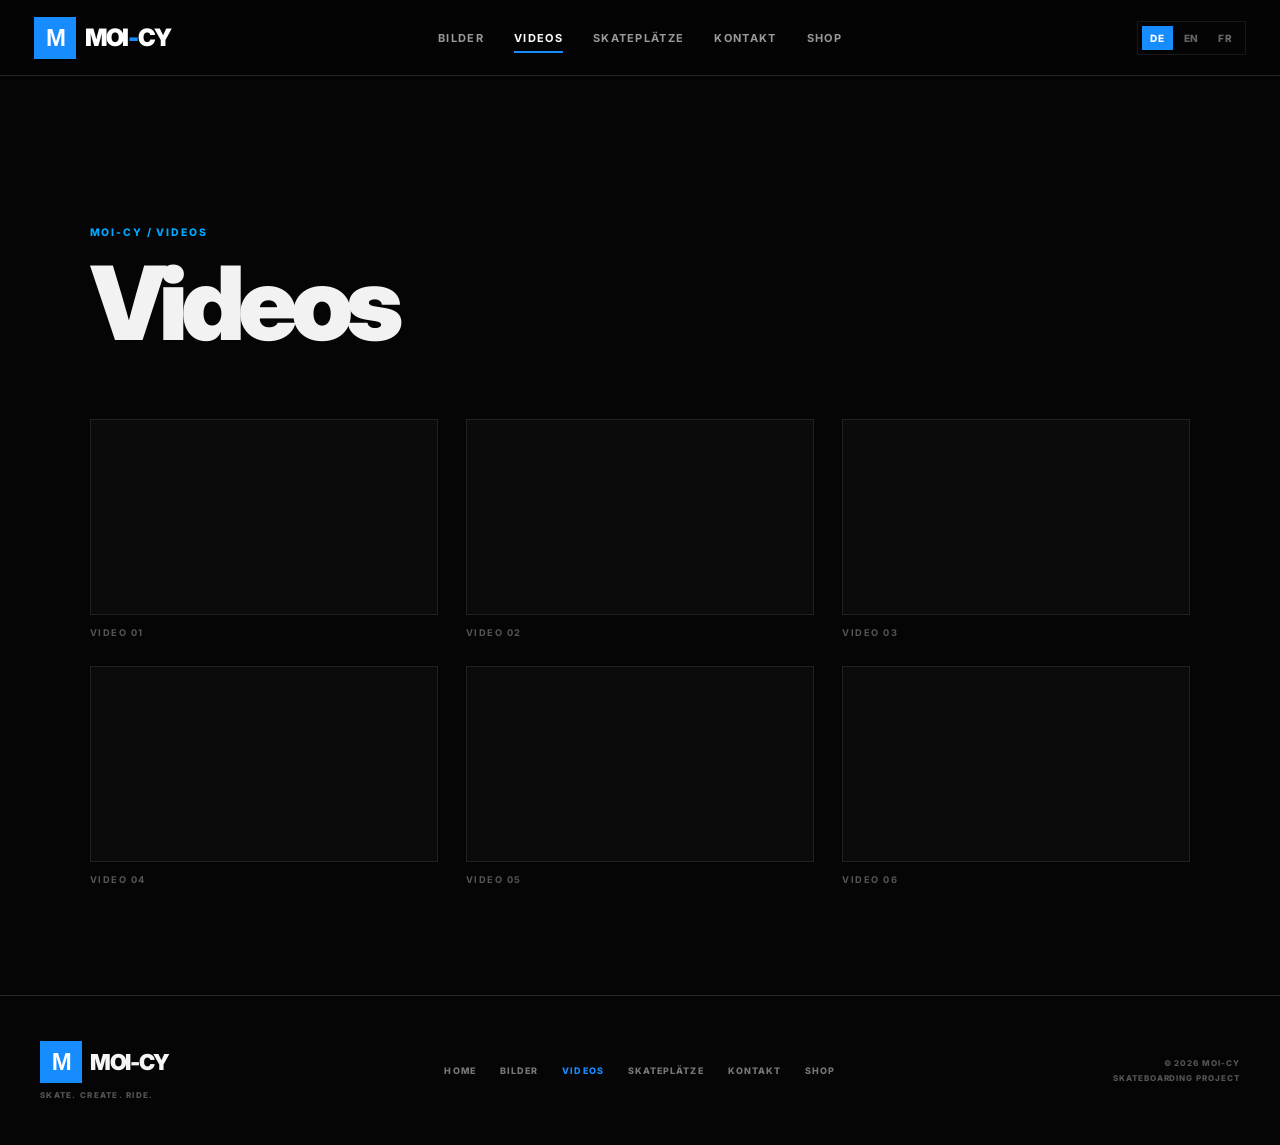
<file: videos.html>
<!DOCTYPE html>
<html lang="de">
<head>

  <meta charset="UTF-8">
  <meta name="viewport" content="width=device-width, initial-scale=1.0">

  <title data-i18n-title>
    Videos – Moi-cy
  </title>

  <meta
    name="description"
    data-i18n-description
    content="Videos von Moi-cy – Skate Sessions, Clips und mehr."
  >

  <link rel="preconnect" href="https://fonts.googleapis.com">
  <link rel="preconnect" href="https://fonts.gstatic.com" crossorigin>

  <link
    href="https://fonts.googleapis.com/css2?family=Inter:wght@400;500;600;700;800;900&family=Permanent+Marker&display=swap"
    rel="stylesheet"
  >

  <link
    rel="stylesheet"
    href="style.css?v=videos1"
  >

  <style>

    /* =========================================
       MOI-CY VIDEOS
       SCHLICHT × DARK STREET
    ========================================= */

    .videos-page {
      min-height: 100vh;

      padding:
        150px
        7vw
        110px;

      background: #050505;
    }


    /* =========================================
       ÜBERSCHRIFT
    ========================================= */

    .videos-header {
      max-width: 1200px;

      margin:
        0
        auto
        70px;
    }


    .videos-label {
      display: block;

      margin-bottom: 18px;

      color: #00a8ff;

      font-size: 0.65rem;
      font-weight: 800;

      letter-spacing: 0.18em;
    }


    .videos-title {
      margin: 0;

      color: #f2f2f2;

      font-size:
        clamp(3.5rem, 8vw, 7rem);

      line-height: 0.9;

      letter-spacing: -0.07em;

      font-weight: 900;
    }


    /* =========================================
       SPRACHUMSCHALTER
    ========================================= */

    .language-switcher {
      display: flex;

      align-items: center;

      gap: 5px;

      margin-left: 20px;
    }


    .language-switcher button {
      padding:
        7px
        8px;

      border:
        1px solid
        rgba(255, 255, 255, 0.14);

      background:
        transparent;

      color:
        rgba(255, 255, 255, 0.5);

      font-family:
        Inter,
        sans-serif;

      font-size:
        0.62rem;

      font-weight:
        800;

      letter-spacing:
        0.08em;

      cursor:
        pointer;

      transition:
        0.25s ease;
    }


    .language-switcher button:hover,
    .language-switcher button.active {
      color:
        #050505;

      background:
        #00a8ff;

      border-color:
        #00a8ff;
    }


    /* =========================================
       VIDEO GRID
    ========================================= */

    .videos-grid {
      max-width: 1200px;

      margin: 0 auto;

      display: grid;

      grid-template-columns:
        repeat(3, 1fr);

      gap: 28px;
    }


    /* =========================================
       VIDEO
    ========================================= */

    .video-card {
      min-width: 0;
    }


    .video-frame {
      position: relative;

      width: 100%;

      aspect-ratio: 16 / 9;

      background: #0b0b0b;

      border:
        1px solid
        rgba(255, 255, 255, 0.09);

      overflow: hidden;

      transition:
        border-color 0.3s ease,
        transform 0.3s ease;
    }


    .video-frame:hover {
      border-color: #00a8ff;

      transform:
        translateY(-3px);
    }


    .video-frame iframe {
      display: block;

      width: 100%;
      height: 100%;

      border: none;
    }


    /* =========================================
       VIDEO NUMMER
    ========================================= */

    .video-number {
      margin-top: 12px;

      color: #555;

      font-size: 0.58rem;

      font-weight: 700;

      letter-spacing: 0.16em;
    }


    /* =========================================
       MOBILE
    ========================================= */

    @media (max-width: 900px) {

      .videos-grid {
        grid-template-columns:
          repeat(2, 1fr);
      }

    }


    @media (max-width: 700px) {

      .videos-page {
        padding:
          120px
          6vw
          80px;
      }


      .videos-header {
        margin-bottom:
          45px;
      }


      .videos-title {
        font-size:
          clamp(3.5rem, 17vw, 6rem);
      }


      .videos-grid {
        grid-template-columns:
          1fr;

        gap:
          38px;
      }


      .video-frame:hover {
        transform:
          none;
      }


      .language-switcher {
        margin-left:
          10px;
      }

    }

  </style>

</head>


<body>


<!-- =========================================
     SHARED HEADER
========================================= -->

<div id="site-header"></div>



<!-- =========================================
     VIDEOS
========================================= -->

<main>

  <section class="videos-page">


    <!-- ÜBERSCHRIFT -->

    <div class="videos-header">


      <span
        class="videos-label"
        data-i18n="videos_label"
      >
        MOI-CY / VIDEOS
      </span>


      <h1
        class="videos-title"
        data-i18n="videos_title"
      >
        Videos
      </h1>


    </div>



    <!-- =====================================
         VIDEO GRID
    ====================================== -->

    <section class="videos-grid">


      <!-- VIDEO 01 -->

      <article class="video-card">

        <div class="video-frame">

          <iframe
            src="https://www.youtube.com/embed/TVahqUl2Qhk"
            title="Moi-cy Video 01"
            data-i18n-title-attr="video_01_title"
            loading="lazy"
            allow="accelerometer; autoplay; clipboard-write; encrypted-media; gyroscope; picture-in-picture; web-share"
            allowfullscreen
          ></iframe>

        </div>


        <div
          class="video-number"
          data-i18n="video_01"
        >
          VIDEO 01
        </div>

      </article>



      <!-- VIDEO 02 -->

      <article class="video-card">

        <div class="video-frame">

          <iframe
            src="https://www.youtube.com/embed/37JDOvHyxqw"
            title="Moi-cy Video 02"
            data-i18n-title-attr="video_02_title"
            loading="lazy"
            allow="accelerometer; autoplay; clipboard-write; encrypted-media; gyroscope; picture-in-picture; web-share"
            allowfullscreen
          ></iframe>

        </div>


        <div
          class="video-number"
          data-i18n="video_02"
        >
          VIDEO 02
        </div>

      </article>



      <!-- VIDEO 03 -->

      <article class="video-card">

        <div class="video-frame">

          <iframe
            src="https://www.youtube.com/embed/LCBoKw7jp_8"
            title="Moi-cy Video 03"
            data-i18n-title-attr="video_03_title"
            loading="lazy"
            allow="accelerometer; autoplay; clipboard-write; encrypted-media; gyroscope; picture-in-picture; web-share"
            allowfullscreen
          ></iframe>

        </div>


        <div
          class="video-number"
          data-i18n="video_03"
        >
          VIDEO 03
        </div>

      </article>



      <!-- VIDEO 04 -->

      <article class="video-card">

        <div class="video-frame">

          <iframe
            src="https://www.youtube.com/embed/JeJZi0N9mIY"
            title="Moi-cy Video 04"
            data-i18n-title-attr="video_04_title"
            loading="lazy"
            allow="accelerometer; autoplay; clipboard-write; encrypted-media; gyroscope; picture-in-picture; web-share"
            allowfullscreen
          ></iframe>

        </div>


        <div
          class="video-number"
          data-i18n="video_04"
        >
          VIDEO 04
        </div>

      </article>



      <!-- VIDEO 05 -->

      <article class="video-card">

        <div class="video-frame">

          <iframe
            src="https://www.youtube.com/embed/dd2K6hFT0g4"
            title="Moi-cy Video 05"
            data-i18n-title-attr="video_05_title"
            loading="lazy"
            allow="accelerometer; autoplay; clipboard-write; encrypted-media; gyroscope; picture-in-picture; web-share"
            allowfullscreen
          ></iframe>

        </div>


        <div
          class="video-number"
          data-i18n="video_05"
        >
          VIDEO 05
        </div>

      </article>



      <!-- VIDEO 06 -->

      <article class="video-card">

        <div class="video-frame">

          <iframe
            src="https://www.youtube.com/embed/qcFgEVvC_SM"
            title="Moi-cy Video 06"
            data-i18n-title-attr="video_06_title"
            loading="lazy"
            allow="accelerometer; autoplay; clipboard-write; encrypted-media; gyroscope; picture-in-picture; web-share"
            allowfullscreen
          ></iframe>

        </div>


        <div
          class="video-number"
          data-i18n="video_06"
        >
          VIDEO 06
        </div>

      </article>


    </section>

  </section>

</main>



<!-- =========================================
     SHARED FOOTER
========================================= -->

<div id="site-footer"></div>



<!-- =========================================
     JAVASCRIPT
========================================= -->

<script src="script.js"></script>


</body>
</html>
</file>
<file: style.css>
/* =========================================================
   MOI-CY
   GLOBAL STYLE
   DARK / STREET / EDITORIAL
========================================================= */

:root {
    --black: #050505;
    --black-2: #090909;
    --dark: #101010;
    --dark-2: #151515;
    --dark-3: #1d1d1d;

    --white: #f5f5f5;
    --white-pure: #ffffff;

    --muted: #858585;
    --muted-dark: #555555;

    --line: rgba(255, 255, 255, 0.13);
    --line-light: rgba(255, 255, 255, 0.22);

    --blue: #168cff;
    --blue-dark: #0864bd;

    --header-height: 76px;
    --content-width: 1400px;

    --transition: 0.2s ease;
}


/* =========================================================
   RESET
========================================================= */

* {
    margin: 0;
    padding: 0;
    box-sizing: border-box;
}

html {
    scroll-behavior: smooth;
}

body {
    min-height: 100vh;

    background: var(--black);
    color: var(--white);

    font-family: "Inter", Arial, sans-serif;

    overflow-x: hidden;
}

body.menu-open {
    overflow: hidden;
}

img {
    display: block;
    max-width: 100%;
}

a {
    color: inherit;
    text-decoration: none;
}

button {
    font-family: inherit;
}

::selection {
    background: var(--blue);
    color: white;
}


/* =========================================================
   SHARED COMPONENT CONTAINERS
========================================================= */

#site-header {
    position: relative;
    z-index: 9999;
}

#site-footer {
    position: relative;
    z-index: 10;
}


/* =========================================================
   MAIN
========================================================= */

main {
    padding-top: var(--header-height);
}


/* =========================================================
   SHARED HEADER
========================================================= */

.site-header {
    position: fixed;

    top: 0;
    left: 0;
    right: 0;

    z-index: 9999;

    width: 100%;
    height: var(--header-height);

    display: grid;

    grid-template-columns: minmax(220px, 1fr) auto minmax(220px, 1fr);

    align-items: center;

    padding: 0 34px;

    background: rgba(5, 5, 5, 0.97);

    border-bottom: 1px solid var(--line);

    backdrop-filter: blur(16px);
    -webkit-backdrop-filter: blur(16px);
}


/* =========================================================
   HEADER LOGO
========================================================= */

.header-logo {
    justify-self: start;

    display: flex;
    align-items: center;

    width: max-content;
}

.header-logo a {
    display: inline-flex;
    align-items: center;
    gap: 9px;

    color: var(--white-pure);

    font-family: "Inter", Arial, sans-serif;

    font-size: 24px;
    font-weight: 900;

    letter-spacing: -0.08em;

    transition:
        color var(--transition),
        transform var(--transition);
}

.header-logo a:hover {
    color: var(--white-pure);

    transform: translateY(-1px);
}


/* grafisches Logo-Zeichen */

.logo-symbol {
    position: relative;

    width: 28px;
    height: 28px;

    display: inline-flex;

    align-items: center;
    justify-content: center;

    flex-shrink: 0;

    background: var(--blue);

    transform: skew(-9deg) rotate(-3deg);

    overflow: hidden;
}

.logo-symbol::before {
    content: "";

    position: absolute;

    width: 12px;
    height: 20px;

    left: 7px;
    top: 4px;

    border-left: 3px solid white;
    border-right: 3px solid white;

    transform: skew(8deg);
}

.logo-symbol::after {
    content: "";

    position: absolute;

    width: 17px;
    height: 3px;

    left: 5px;
    top: 13px;

    background: white;

    transform: rotate(-18deg);
}

.logo-wordmark {
    display: inline-flex;
    align-items: center;

    line-height: 1;
}

.logo-main {
    display: inline-block;
}

.logo-mark {
    display: inline-block;

    margin: 0 1px;

    color: var(--blue);

    font-weight: 900;
}


/* =========================================================
   DESKTOP NAVIGATION
========================================================= */

.main-nav {
    justify-self: center;

    display: flex;
    align-items: center;

    gap: 30px;

    white-space: nowrap;
}

.main-nav a {
    position: relative;

    display: block;

    color: #999;

    font-size: 11px;
    font-weight: 700;

    letter-spacing: 0.12em;

    text-transform: uppercase;

    transition: color var(--transition);
}

.main-nav a::after {
    content: "";

    position: absolute;

    left: 0;
    bottom: -8px;

    width: 0;
    height: 2px;

    background: var(--blue);

    transition: width var(--transition);
}

.main-nav a:hover,
.main-nav a.active {
    color: white;
}

.main-nav a:hover::after,
.main-nav a.active::after {
    width: 100%;
}


/* =========================================================
   HEADER LANGUAGES
========================================================= */

.header-languages {
    justify-self: end;

    display: flex;
    align-items: center;

    gap: 3px;

    padding: 4px;

    border: 1px solid rgba(255, 255, 255, 0.08);
}

.header-languages .language-button {
    min-width: 31px;

    border: 0;

    background: transparent;

    color: #666;

    padding: 6px 7px;

    cursor: pointer;

    font-size: 10px;
    font-weight: 800;

    letter-spacing: 0.08em;

    transition:
        color var(--transition),
        background var(--transition);
}

.header-languages .language-button:hover {
    color: white;
}

.header-languages .language-button.active {
    color: white;

    background: var(--blue);
}


/* =========================================================
   MOBILE MENU BUTTON
========================================================= */

.menu-button {
    display: none;

    justify-self: end;

    width: 42px;
    height: 42px;

    align-items: center;
    justify-content: center;

    flex-direction: column;

    gap: 5px;

    border: 1px solid var(--line);

    background: transparent;

    color: white;

    cursor: pointer;
}

.menu-button span {
    display: block;

    width: 19px;
    height: 2px;

    background: white;

    transition:
        transform 0.25s ease,
        opacity 0.25s ease;
}

body.menu-open .menu-button span:nth-child(1) {
    transform: translateY(7px) rotate(45deg);
}

body.menu-open .menu-button span:nth-child(2) {
    opacity: 0;
}

body.menu-open .menu-button span:nth-child(3) {
    transform: translateY(-7px) rotate(-45deg);
}


/* =========================================================
   MOBILE MENU
========================================================= */

.mobile-menu {
    position: fixed;

    top: var(--header-height);
    left: 0;

    width: 100%;
    height: calc(100vh - var(--header-height));

    z-index: 9998;

    padding: 30px;

    background: var(--black);

    transform: translateY(-110%);

    visibility: hidden;

    transition:
        transform 0.35s ease,
        visibility 0.35s ease;

    display: flex;
    flex-direction: column;
    justify-content: space-between;

    overflow-y: auto;
}

.mobile-menu.active {
    transform: translateY(0);

    visibility: visible;
}

.mobile-menu nav {
    display: flex;

    flex-direction: column;
}

.mobile-menu nav a {
    padding: 18px 0;

    border-bottom: 1px solid var(--line);

    color: var(--white);

    font-size: 30px;
    font-weight: 800;

    letter-spacing: -0.03em;

    transition: color var(--transition);
}

.mobile-menu nav a:hover,
.mobile-menu nav a.active {
    color: var(--blue);
}

.mobile-languages {
    display: flex;

    gap: 6px;

    padding-top: 30px;
}

.mobile-languages .language-button {
    padding: 8px 10px;

    border: 1px solid var(--line);

    background: transparent;

    color: #666;

    font-size: 10px;
    font-weight: 800;

    letter-spacing: 0.08em;

    cursor: pointer;
}

.mobile-languages .language-button:hover,
.mobile-languages .language-button.active {
    color: var(--blue);

    border-color: var(--blue);
}


/* =========================================================
   GENERAL PAGE ELEMENTS
========================================================= */

.page-section {
    max-width: var(--content-width);

    margin: 0 auto;

    padding: 110px 40px;
}

.page-kicker {
    display: block;

    margin-bottom: 15px;

    color: var(--blue);

    font-size: 10px;
    font-weight: 800;

    letter-spacing: 0.18em;

    text-transform: uppercase;
}

.page-heading {
    font-family: "Bebas Neue", sans-serif;

    font-size: clamp(70px, 11vw, 160px);

    line-height: 0.85;
}


/* =========================================================
   BUTTONS
========================================================= */

.button {
    display: inline-flex;
    align-items: center;
    justify-content: space-between;

    min-width: 200px;

    padding: 14px 18px;

    border: 1px solid var(--line-light);

    color: white;

    font-size: 10px;
    font-weight: 800;

    letter-spacing: 0.12em;

    text-transform: uppercase;

    transition:
        background var(--transition),
        border-color var(--transition),
        transform var(--transition);
}

.button span {
    font-size: 17px;
}

.button:hover {
    background: var(--blue);

    border-color: var(--blue);

    transform: translateY(-2px);
}

.button-blue {
    background: var(--blue);

    border-color: var(--blue);
}

.button-blue:hover {
    background: transparent;
}


/* =========================================================
   HOME
========================================================= */

.home-hero {
    position: relative;

    min-height: calc(100vh - var(--header-height));

    overflow: hidden;

    background:
        linear-gradient(
            rgba(255,255,255,0.035) 1px,
            transparent 1px
        ),
        linear-gradient(
            90deg,
            rgba(255,255,255,0.035) 1px,
            transparent 1px
        ),
        var(--black);

    background-size: 70px 70px;
}

.home-hero::after {
    content: "";

    position: absolute;

    width: 700px;
    height: 700px;

    left: 50%;
    top: 50%;

    transform: translate(-50%, -50%);

    background: radial-gradient(
        circle,
        rgba(22, 140, 255, 0.09),
        transparent 65%
    );

    pointer-events: none;
}

.home-hero-inner {
    position: relative;

    z-index: 2;

    max-width: var(--content-width);

    min-height: calc(100vh - var(--header-height));

    margin: 0 auto;

    padding: 38px 40px 28px;

    display: flex;

    flex-direction: column;

    justify-content: space-between;
}

.home-hero-top {
    display: flex;

    align-items: center;

    justify-content: space-between;
}

.home-label {
    color: var(--blue);

    font-size: 10px;
    font-weight: 800;

    letter-spacing: 0.2em;
}

.home-number {
    color: #555;

    font-family: "Bebas Neue", sans-serif;

    font-size: 27px;
}

.home-hero-center {
    max-width: 950px;

    padding: 80px 0;
}

.home-small-title {
    color: #777;

    margin-bottom: 7px;

    font-size: 11px;
    font-weight: 700;

    letter-spacing: 0.25em;
}

.home-title {
    margin-left: -7px;

    font-family: "Permanent Marker", cursive;

    font-size: clamp(90px, 15vw, 220px);

    font-weight: 400;

    line-height: 0.85;

    transform: rotate(-3deg);

    text-shadow:
        5px 5px 0 var(--blue),
        10px 10px 0 rgba(22,140,255,0.12);
}

.home-description {
    max-width: 470px;

    margin: 45px 0 30px;

    color: #999;

    font-size: 14px;

    line-height: 1.8;
}

.home-main-button {
    display: inline-flex;

    align-items: center;

    justify-content: space-between;

    min-width: 220px;

    padding: 15px 18px;

    border: 1px solid var(--blue);

    background: var(--blue);

    color: white;

    font-size: 10px;
    font-weight: 800;

    letter-spacing: 0.13em;

    transition: var(--transition);
}

.home-main-button span {
    font-size: 17px;
}

.home-main-button:hover {
    background: transparent;

    transform: translateY(-2px);
}

.home-hero-bottom {
    display: flex;

    align-items: flex-end;

    justify-content: space-between;

    color: #666;

    font-size: 9px;
    font-weight: 800;

    line-height: 1.7;

    letter-spacing: 0.18em;
}

.hero-scroll {
    display: flex;

    align-items: center;

    gap: 13px;
}

.hero-scroll span {
    width: 45px;
    height: 1px;

    background: var(--blue);
}


/* =========================================================
   HOME INTRO
========================================================= */

.home-intro {
    max-width: var(--content-width);

    margin: auto;

    padding: 130px 40px;

    display: grid;

    grid-template-columns: 1fr 2fr;

    gap: 60px;

    border-bottom: 1px solid var(--line);
}

.home-section-label {
    color: var(--blue);

    font-size: 10px;
    font-weight: 800;

    letter-spacing: 0.18em;
}

.home-intro-content h2 {
    margin: 20px 0 28px;

    font-family: "Bebas Neue", sans-serif;

    font-size: clamp(55px, 8vw, 110px);

    line-height: 0.88;
}

.home-intro-content p {
    max-width: 620px;

    margin-bottom: 35px;

    color: var(--muted);

    font-size: 14px;

    line-height: 1.9;
}

.outline-button {
    display: inline-flex;

    align-items: center;

    justify-content: space-between;

    min-width: 210px;

    padding: 15px 18px;

    border: 1px solid var(--line-light);

    color: white;

    font-size: 10px;
    font-weight: 800;

    letter-spacing: 0.12em;

    transition: var(--transition);
}

.outline-button span {
    font-size: 17px;
}

.outline-button:hover {
    background: var(--blue);

    border-color: var(--blue);

    transform: translateY(-2px);
}


/* =========================================================
   HOME MEDIA
========================================================= */

.home-media-section {
    max-width: var(--content-width);

    margin: auto;

    padding: 130px 40px;
}

.home-section-header {
    display: flex;

    align-items: flex-end;

    justify-content: space-between;

    gap: 40px;

    margin-bottom: 60px;
}

.section-label {
    color: var(--blue);

    font-size: 10px;
    font-weight: 800;

    letter-spacing: 0.18em;
}

.home-section-header h2 {
    margin-top: 17px;

    font-family: "Bebas Neue", sans-serif;

    font-size: clamp(65px, 9vw, 125px);

    line-height: 0.84;
}

.home-section-header h2 span {
    color: var(--blue);
}

.home-section-header p {
    max-width: 280px;

    color: var(--muted);

    font-size: 13px;

    line-height: 1.7;

    text-align: right;
}

.home-media-grid {
    display: grid;

    grid-template-columns: repeat(2, 1fr);

    gap: 20px;
}

.home-media-card {
    display: block;
}

.home-media-image,
.home-media-video {
    position: relative;

    height: 560px;

    overflow: hidden;

    border: 1px solid var(--line);

    background: var(--dark);

    transition:
        border-color 0.25s ease,
        transform 0.25s ease;
}

.home-media-card:hover .home-media-image,
.home-media-card:hover .home-media-video {
    border-color: var(--blue);

    transform: translateY(-4px);
}

.home-media-image img {
    width: 100%;
    height: 100%;

    object-fit: cover;

    filter: grayscale(100%);

    transition:
        transform 0.5s ease,
        filter 0.5s ease;
}

.home-media-card:hover .home-media-image img {
    transform: scale(1.04);

    filter: grayscale(0);
}

.media-overlay {
    position: absolute;

    inset: 0;

    background:
        linear-gradient(
            to bottom,
            rgba(0,0,0,0.5),
            transparent 35%,
            rgba(0,0,0,0.75)
        );
}

.home-media-video {
    background:
        radial-gradient(
            circle at center,
            rgba(22,140,255,0.14),
            transparent 35%
        ),
        #080808;
}

.video-placeholder {
    position: absolute;

    inset: 0;

    display: flex;

    align-items: center;

    justify-content: center;

    overflow: hidden;
}

.video-lines {
    position: absolute;

    inset: -50%;

    background:
        repeating-linear-gradient(
            45deg,
            transparent 0,
            transparent 40px,
            rgba(255,255,255,0.025) 40px,
            rgba(255,255,255,0.025) 41px
        );

    transform: rotate(-5deg);
}

.video-word {
    font-family: "Bebas Neue", sans-serif;

    font-size: clamp(90px, 13vw, 180px);

    color: transparent;

    -webkit-text-stroke: 1px rgba(255,255,255,0.15);

    transform: rotate(-8deg);
}

.play-circle {
    position: absolute;

    width: 80px;
    height: 80px;

    display: flex;

    align-items: center;

    justify-content: center;

    border: 1px solid var(--blue);

    border-radius: 50%;

    color: var(--blue);

    transition: var(--transition);
}

.home-media-card:hover .play-circle {
    background: var(--blue);

    color: white;

    transform: scale(1.08);
}

.media-card-top {
    position: absolute;

    top: 20px;
    left: 20px;
    right: 20px;

    display: flex;

    justify-content: space-between;

    font-size: 9px;
    font-weight: 800;

    letter-spacing: 0.15em;
}

.media-card-bottom {
    position: absolute;

    left: 20px;
    right: 20px;
    bottom: 20px;

    display: flex;

    align-items: flex-end;

    justify-content: space-between;
}

.media-card-bottom h3 {
    font-family: "Bebas Neue", sans-serif;

    font-size: 65px;

    line-height: 0.8;
}

.media-arrow {
    width: 46px;
    height: 46px;

    display: flex;

    align-items: center;

    justify-content: center;

    border: 1px solid rgba(255,255,255,0.35);

    transition: var(--transition);
}

.home-media-card:hover .media-arrow {
    background: var(--blue);

    border-color: var(--blue);
}


/* =========================================================
   HOME SPOTS
========================================================= */

.home-spots-section {
    position: relative;

    min-height: 800px;

    overflow: hidden;

    background: var(--dark);
}

.spots-background {
    position: absolute;

    left: -2%;
    bottom: -50px;

    white-space: nowrap;

    font-family: "Bebas Neue", sans-serif;

    font-size: clamp(180px, 30vw, 500px);

    line-height: 0.7;

    color: transparent;

    -webkit-text-stroke: 1px rgba(255,255,255,0.06);
}

.spots-content {
    position: relative;

    z-index: 2;

    max-width: var(--content-width);

    min-height: 800px;

    margin: auto;

    padding: 100px 40px;

    display: grid;

    grid-template-columns: 1fr 2fr;
}

.spots-main {
    align-self: center;
}

.spots-main h2 {
    margin: 20px 0 30px;

    font-family: "Bebas Neue", sans-serif;

    font-size: clamp(80px, 12vw, 170px);

    line-height: 0.78;
}

.spots-main h2 span {
    color: var(--blue);
}

.spots-main p {
    max-width: 430px;

    margin-bottom: 35px;

    color: var(--muted);

    font-size: 14px;

    line-height: 1.8;
}

.blue-button {
    display: inline-flex;

    align-items: center;

    justify-content: space-between;

    min-width: 230px;

    padding: 15px 18px;

    background: var(--blue);

    border: 1px solid var(--blue);

    color: white;

    font-size: 10px;
    font-weight: 800;

    letter-spacing: 0.12em;

    transition: var(--transition);
}

.blue-button span {
    font-size: 17px;
}

.blue-button:hover {
    background: transparent;
}


/* =========================================================
   HOME SHOP
========================================================= */

.home-shop-section {
    max-width: var(--content-width);

    margin: auto;

    padding: 130px 40px;
}

.home-shop-grid {
    display: grid;

    grid-template-columns: repeat(3, 1fr);

    gap: 20px;
}

.home-shop-card {
    display: block;
}

.shop-card-image {
    position: relative;

    aspect-ratio: 1 / 1;

    display: flex;

    align-items: center;

    justify-content: center;

    overflow: hidden;

    background: #0c0c0c;

    border: 1px solid var(--line);

    transition:
        border-color 0.25s ease,
        transform 0.25s ease;
}

.home-shop-card:hover .shop-card-image {
    border-color: var(--blue);

    transform: translateY(-4px);
}

.shop-card-logo {
    font-family: "Permanent Marker", cursive;

    font-size: clamp(45px, 6vw, 90px);

    transform: rotate(-7deg);

    text-shadow:
        3px 3px 0 var(--blue),
        7px 7px 0 rgba(22,140,255,0.15);
}

.shop-card-label {
    position: absolute;

    top: 18px;
    left: 18px;

    color: var(--blue);

    font-size: 9px;
    font-weight: 800;

    letter-spacing: 0.15em;
}

.shop-card-arrow {
    position: absolute;

    right: 18px;
    bottom: 18px;

    width: 42px;
    height: 42px;

    display: flex;

    align-items: center;

    justify-content: center;

    border: 1px solid var(--line-light);

    transition: var(--transition);
}

.home-shop-card:hover .shop-card-arrow {
    background: var(--blue);

    border-color: var(--blue);
}

.shop-card-info {
    display: flex;

    align-items: flex-start;

    justify-content: space-between;

    padding-top: 15px;
}

.shop-card-info span {
    color: #666;

    font-size: 9px;
    font-weight: 700;

    letter-spacing: 0.13em;
}

.shop-card-info strong {
    font-size: 11px;

    letter-spacing: 0.1em;
}

.home-shop-card-blue .shop-card-image {
    background: var(--blue);

    border-color: var(--blue);
}

.home-shop-card-blue .shop-card-label {
    color: white;
}


/* =========================================================
   HOME FINAL
========================================================= */

.home-final-section {
    position: relative;

    min-height: 650px;

    display: flex;

    align-items: center;

    justify-content: center;

    overflow: hidden;

    background: #0b0b0b;

    border-top: 1px solid var(--line);
}

.final-outline {
    position: absolute;

    left: 50%;
    top: 50%;

    transform: translate(-50%, -50%);

    white-space: nowrap;

    font-family: "Bebas Neue", sans-serif;

    font-size: clamp(180px, 30vw, 520px);

    line-height: 1;

    color: transparent;

    -webkit-text-stroke: 1px rgba(255,255,255,0.06);
}

.final-content {
    position: relative;

    z-index: 2;

    text-align: center;
}

.final-content h2 {
    margin: 20px 0 35px;

    font-family: "Bebas Neue", sans-serif;

    font-size: clamp(75px, 11vw, 150px);

    line-height: 0.82;
}

.final-content h2 span {
    color: var(--blue);
}


/* =========================================================
   SHARED FOOTER
========================================================= */

.site-footer {
    width: 100%;

    background: var(--black);

    border-top: 1px solid var(--line);
}

.footer-inner {
    width: 100%;
    max-width: var(--content-width);

    margin: 0 auto;

    padding: 45px 40px;

    display: grid;

    grid-template-columns: minmax(180px, 1fr) auto minmax(180px, 1fr);

    align-items: center;

    gap: 40px;
}


/* =========================================================
   FOOTER BRAND
========================================================= */

.footer-brand {
    justify-self: start;
}

.footer-logo {
    display: inline-flex;
    align-items: center;
    gap: 8px;

    width: max-content;

    color: var(--white);

    font-size: 22px;
    font-weight: 900;

    letter-spacing: -0.06em;

    transition: color var(--transition);
}

.footer-logo:hover {
    color: white;
}

.footer-logo-symbol {
    width: 22px;
    height: 22px;

    display: inline-flex;

    align-items: center;
    justify-content: center;

    background: var(--blue);

    transform: skew(-9deg);
}

.footer-logo-symbol::before {
    content: "";

    width: 11px;
    height: 14px;

    border-left: 2px solid white;
    border-right: 2px solid white;

    transform: skew(8deg);
}

.footer-brand p {
    margin-top: 7px;

    color: #555;

    font-size: 8px;
    font-weight: 800;

    letter-spacing: 0.16em;
}


/* =========================================================
   FOOTER LINKS
========================================================= */

.footer-links {
    display: flex;

    align-items: center;

    justify-content: center;

    gap: 24px;

    white-space: nowrap;
}

.footer-links a {
    color: #777;

    font-size: 9px;
    font-weight: 800;

    letter-spacing: 0.12em;

    text-transform: uppercase;

    transition: color var(--transition);
}

.footer-links a:hover,
.footer-links a.active {
    color: var(--blue);
}


/* =========================================================
   FOOTER INFO
========================================================= */

.footer-info {
    justify-self: end;

    display: flex;

    flex-direction: column;

    align-items: flex-end;

    gap: 5px;

    color: #555;

    font-size: 8px;
    font-weight: 800;

    letter-spacing: 0.12em;
}


/* =========================================================
   SHOP PAGE
========================================================= */

.shop-page {
    background: var(--black);
}

.shop-section {
    max-width: var(--content-width);

    margin: auto;

    padding: 100px 40px;
}

.shop-header {
    margin-bottom: 70px;
}

.shop-label {
    display: block;

    margin-bottom: 15px;

    color: var(--blue);

    font-size: 10px;
    font-weight: 800;

    letter-spacing: 0.18em;

    text-transform: uppercase;
}

.shop-title {
    font-family: "Bebas Neue", sans-serif;

    font-size: clamp(80px, 12vw, 170px);

    line-height: 0.8;
}

.shop-grid {
    display: grid;

    grid-template-columns: repeat(2, 1fr);

    gap: 25px;

    max-width: 1100px;
}

.shop-card {
    display: block;
}

.shop-image {
    position: relative;

    aspect-ratio: 1 / 1;

    overflow: hidden;

    background: var(--dark);

    border: 1px solid var(--line);

    transition:
        border-color 0.25s ease,
        transform 0.25s ease;
}

.shop-card:hover .shop-image {
    border-color: var(--blue);

    transform: translateY(-4px);
}

.shop-image img {
    width: 100%;
    height: 100%;

    object-fit: cover;
}

.shop-button {
    display: inline-flex;

    margin-top: 20px;

    padding: 14px 20px;

    border: 1px solid var(--blue);

    color: var(--blue);

    font-size: 10px;
    font-weight: 800;

    letter-spacing: 0.12em;

    text-transform: uppercase;

    transition: var(--transition);
}

.shop-button:hover {
    background: var(--blue);

    color: white;
}


/* =========================================================
   RESPONSIVE
========================================================= */

@media (max-width: 1100px) {

    .site-header {
        grid-template-columns: 1fr auto;
    }

    .main-nav {
        display: none;
    }

    .header-languages {
        display: none;
    }

    .menu-button {
        display: flex;
    }

    .home-intro {
        grid-template-columns: 1fr;

        gap: 30px;
    }

    .spots-content {
        grid-template-columns: 1fr;
    }

    .home-shop-grid {
        grid-template-columns: repeat(2, 1fr);
    }

    .home-shop-card:last-child {
        grid-column: span 2;

        max-width: calc(50% - 10px);
    }
}


/* =========================================================
   TABLET
========================================================= */

@media (max-width: 900px) {

    :root {
        --header-height: 68px;
    }

    .site-header {
        height: var(--header-height);

        padding: 0 20px;
    }

    .mobile-menu {
        top: var(--header-height);

        height: calc(100vh - var(--header-height));
    }

    main {
        padding-top: var(--header-height);
    }

    .home-hero-inner {
        min-height: calc(100vh - var(--header-height));

        padding: 30px 25px 25px;
    }

    .home-title {
        font-size: clamp(80px, 18vw, 160px);
    }

    .home-intro,
    .home-media-section,
    .home-shop-section {
        padding-left: 25px;
        padding-right: 25px;
    }

    .home-media-grid {
        grid-template-columns: 1fr;
    }

    .home-media-image,
    .home-media-video {
        height: 500px;
    }

    .home-section-header {
        align-items: flex-start;

        flex-direction: column;

        gap: 25px;
    }

    .home-section-header p {
        text-align: left;
    }

    .spots-content {
        padding-left: 25px;
        padding-right: 25px;
    }

    .shop-section {
        padding-left: 25px;
        padding-right: 25px;
    }

    .footer-inner {
        grid-template-columns: 1fr;

        justify-items: start;

        gap: 25px;
    }

    .footer-brand {
        justify-self: start;
    }

    .footer-links {
        justify-content: flex-start;

        flex-wrap: wrap;
    }

    .footer-info {
        justify-self: start;

        align-items: flex-start;
    }
}


/* =========================================================
   MOBILE
========================================================= */

@media (max-width: 600px) {

    .site-header {
        padding: 0 15px;
    }

    .header-logo a {
        font-size: 21px;
    }

    .logo-symbol {
        width: 25px;
        height: 25px;
    }

    .menu-button {
        width: 40px;
        height: 40px;
    }

    .mobile-menu {
        padding: 25px 20px 30px;
    }

    .mobile-menu nav a {
        padding: 16px 0;

        font-size: 28px;
    }

    .home-hero-inner {
        padding: 25px 18px 20px;
    }

    .home-hero-center {
        padding: 50px 0;
    }

    .home-title {
        font-size: clamp(68px, 22vw, 120px);
    }

    .home-description {
        margin-top: 30px;

        font-size: 13px;
    }

    .home-hero-bottom {
        font-size: 8px;
    }

    .hero-scroll {
        display: none;
    }

    .home-intro {
        padding-top: 90px;
        padding-bottom: 90px;

        gap: 25px;
    }

    .home-intro-content h2 {
        font-size: 65px;
    }

    .home-media-section,
    .home-shop-section {
        padding-top: 90px;
        padding-bottom: 90px;
    }

    .home-section-header h2 {
        font-size: 72px;
    }

    .home-media-image,
    .home-media-video {
        height: 430px;
    }

    .media-card-bottom h3 {
        font-size: 52px;
    }

    .home-spots-section,
    .spots-content {
        min-height: 650px;
    }

    .spots-content {
        padding: 70px 18px;
    }

    .spots-main h2 {
        font-size: 95px;
    }

    .home-shop-grid {
        grid-template-columns: 1fr;
    }

    .home-shop-card:last-child {
        grid-column: auto;

        max-width: none;
    }

    .home-final-section {
        min-height: 550px;
    }

    .final-content h2 {
        font-size: 75px;
    }

    .footer-inner {
        padding: 40px 20px;
    }

    .footer-links {
        gap: 15px 20px;
    }

    .shop-grid {
        grid-template-columns: 1fr;
    }

    .shop-section {
        padding: 70px 20px;
    }

    .shop-title {
        margin-bottom: 45px;

        font-size: 90px;
    }
}


/* =========================================================
   REDUCED MOTION
========================================================= */

@media (prefers-reduced-motion: reduce) {

    html {
        scroll-behavior: auto;
    }

    *,
    *::before,
    *::after {
        transition: none !important;
        animation: none !important;
    }
}
</file>
